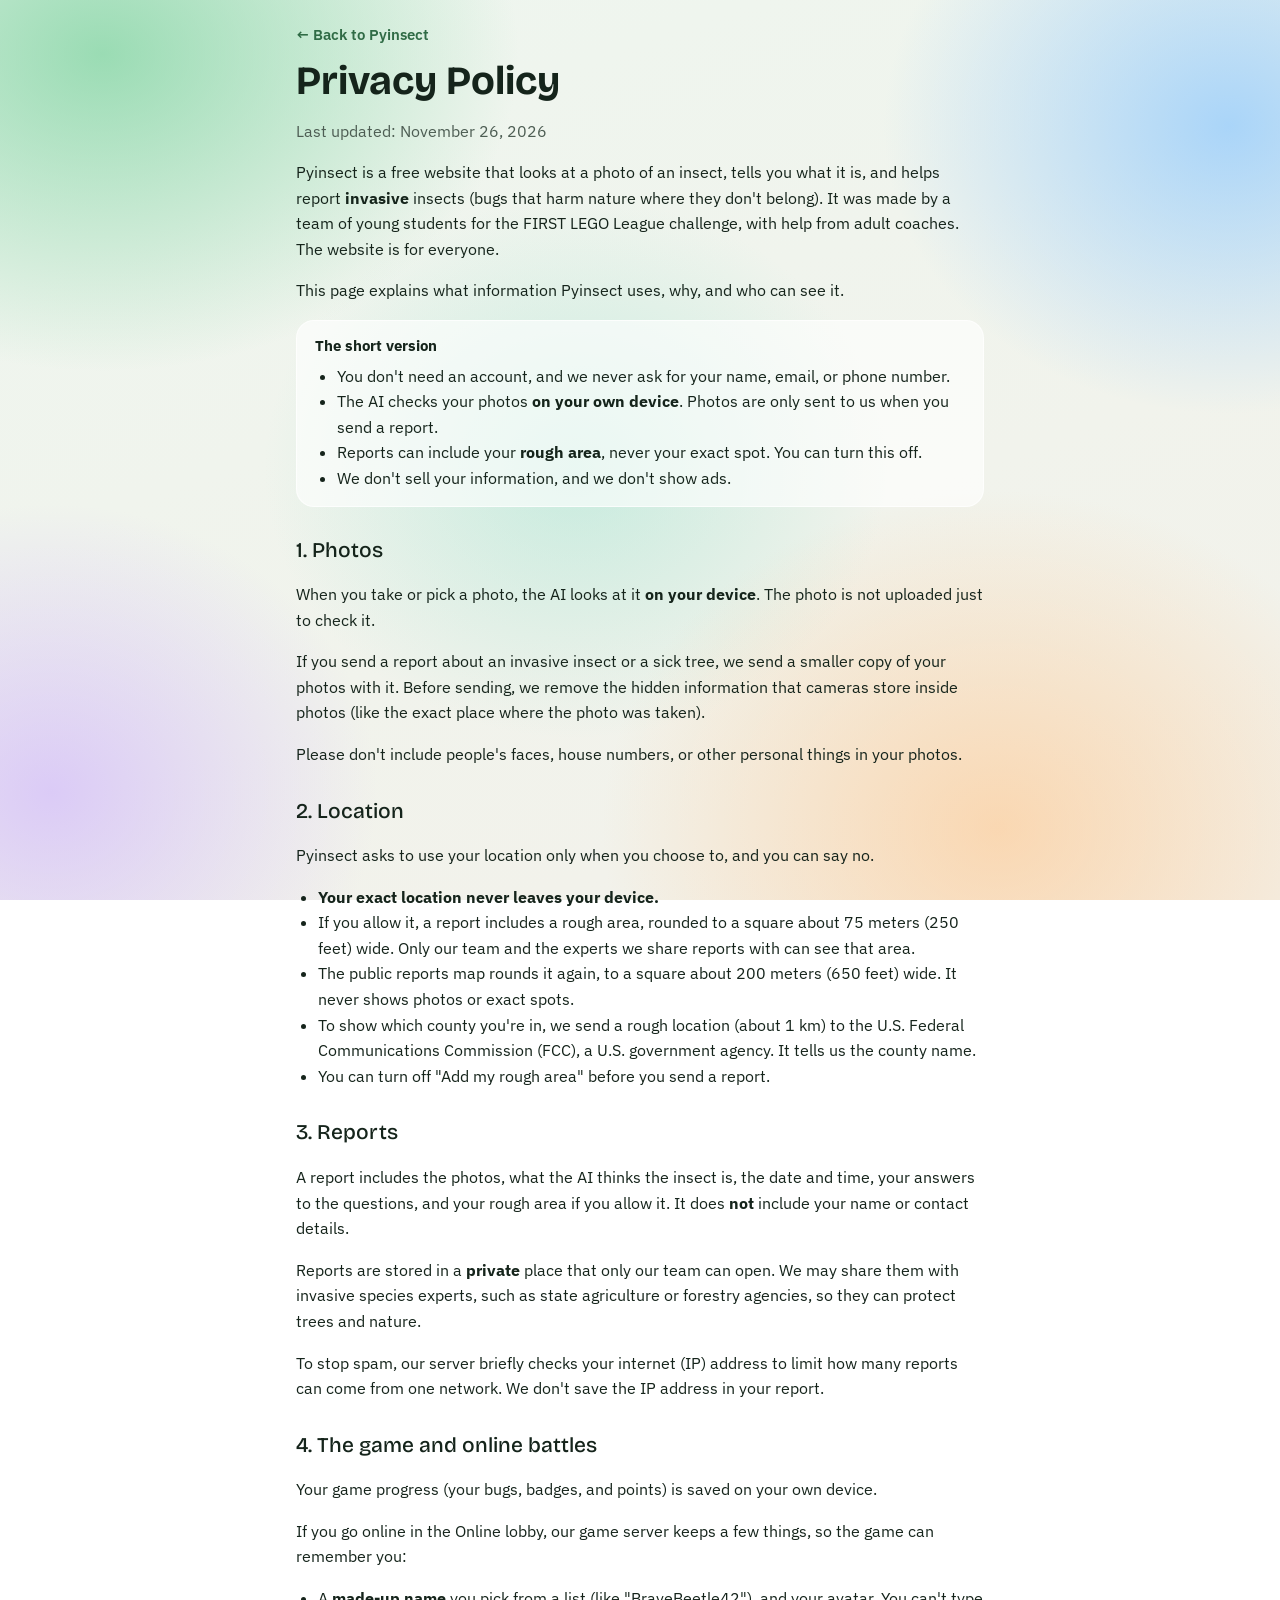
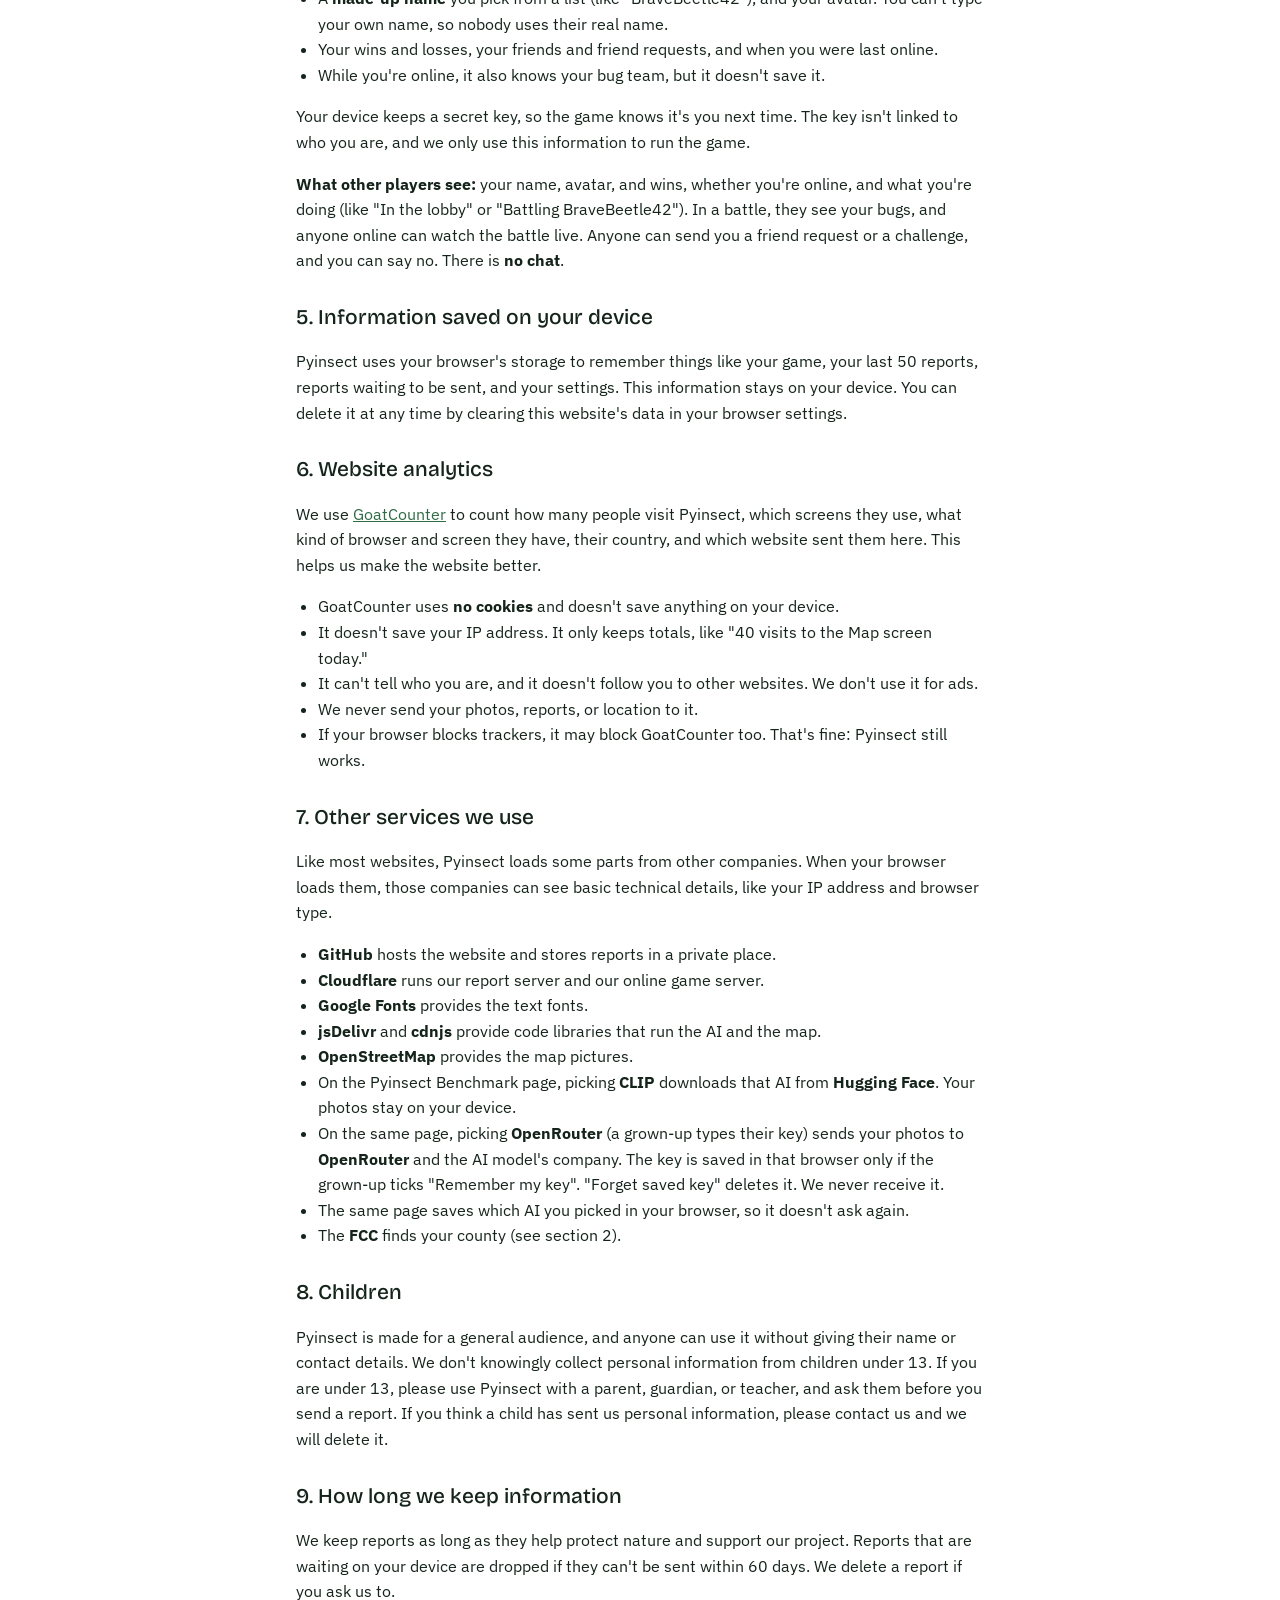
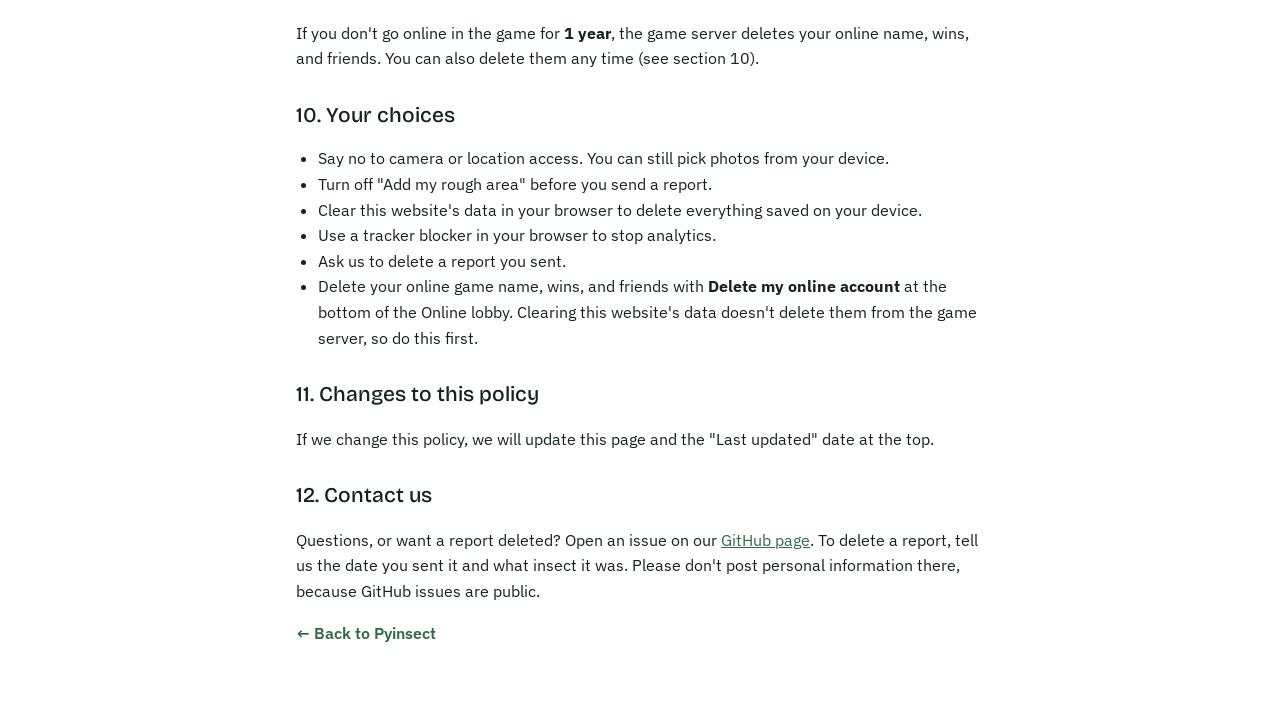
<file: privacy.html>
<!doctype html>
<html lang="en">
<head>
<meta charset="utf-8">
<meta name="viewport" content="width=device-width, initial-scale=1, viewport-fit=cover">
<title>Pyinsect Privacy Policy</title>
<meta name="description" content="How the Pyinsect website handles your photos, location, and other information.">
<link rel="icon" href="assets/favicon.svg" type="image/svg+xml">
<link rel="apple-touch-icon" href="assets/apple-touch-icon.png">
<meta name="theme-color" content="#2f6b45">
<link rel="preconnect" href="https://fonts.googleapis.com">
<link rel="preconnect" href="https://fonts.gstatic.com" crossorigin>
<link rel="stylesheet" href="https://fonts.googleapis.com/css2?family=Bricolage+Grotesque:opsz,wght@12..96,500;12..96,700&family=IBM+Plex+Sans:wght@400;500;600&display=swap">
<link rel="stylesheet" href="assets/site.css?v=20261101a">
<style>
  /* The privacy page: one readable column on the site's usual background */
  .policy { max-width: 720px; margin: 0 auto; padding: 24px 16px 48px; }
  .policy h1 { font-family: var(--display); font-size: clamp(28px, 7vw, 40px); line-height: 1.1; margin: 12px 0 4px; }
  .policy h2 { font-family: var(--display); font-size: 21px; margin: 28px 0 6px; }
  .policy p, .policy li { font-size: 16px; line-height: 1.6; }
  .policy ul { padding-left: 22px; }
  .policy a { color: var(--accent); }
  .policy .box { background: var(--glass-strong); border: 1px solid var(--glass-edge); border-radius: 18px; padding: 14px 18px; }
  .policy .box ul { margin: 6px 0 0; }
  .policy .back { font-weight: 600; text-decoration: none; }
</style>
<!-- Website analytics (see assets/analytics.js and part 6 of privacy.html) -->
<script src="assets/analytics.js?v=20261116b"></script>
<script data-goatcounter="https://wizkidz-pyinsect.goatcounter.com/count" async src="https://gc.zgo.at/count.js"></script>
</head>
<body>
<main class="policy">
  <a class="back" href="./">← Back to Pyinsect</a>
  <h1>Privacy Policy</h1>
  <p class="muted">Last updated: November 26, 2026</p>

  <p>Pyinsect is a free website that looks at a photo of an insect, tells you what it is, and helps
  report <strong>invasive</strong> insects (bugs that harm nature where they don't belong). It was made by
  a team of young students for the FIRST LEGO League challenge, with help from adult coaches. The
  website is for everyone.</p>

  <p>This page explains what information Pyinsect uses, why, and who can see it.</p>

  <div class="box">
    <strong>The short version</strong>
    <ul>
      <li>You don't need an account, and we never ask for your name, email, or phone number.</li>
      <li>The AI checks your photos <strong>on your own device</strong>. Photos are only sent to us when you send a report.</li>
      <li>Reports can include your <strong>rough area</strong>, never your exact spot. You can turn this off.</li>
      <li>We don't sell your information, and we don't show ads.</li>
    </ul>
  </div>

  <h2>1. Photos</h2>
  <p>When you take or pick a photo, the AI looks at it <strong>on your device</strong>. The photo is not
  uploaded just to check it.</p>
  <p>If you send a report about an invasive insect or a sick tree, we send a smaller copy of your
  photos with it. Before sending, we remove the hidden information that cameras store inside photos
  (like the exact place where the photo was taken).</p>
  <p>Please don't include people's faces, house numbers, or other personal things in your photos.</p>

  <h2>2. Location</h2>
  <p>Pyinsect asks to use your location only when you choose to, and you can say no.</p>
  <ul>
    <li><strong>Your exact location never leaves your device.</strong></li>
    <li>If you allow it, a report includes a rough area, rounded to a square about 75 meters (250 feet)
      wide. Only our team and the experts we share reports with can see that area.</li>
    <li>The public reports map rounds it again, to a square about 200 meters (650 feet) wide. It never
      shows photos or exact spots.</li>
    <li>To show which county you're in, we send a rough location (about 1 km) to the U.S. Federal
      Communications Commission (FCC), a U.S. government agency. It tells us the county name.</li>
    <li>You can turn off "Add my rough area" before you send a report.</li>
  </ul>

  <h2>3. Reports</h2>
  <p>A report includes the photos, what the AI thinks the insect is, the date and time, your answers
  to the questions, and your rough area if you allow it. It does <strong>not</strong> include your name
  or contact details.</p>
  <p>Reports are stored in a <strong>private</strong> place that only our team can open. We may share
  them with invasive species experts, such as state agriculture or forestry agencies, so they can
  protect trees and nature.</p>
  <p>To stop spam, our server briefly checks your internet (IP) address to limit how many reports
  can come from one network. We don't save the IP address in your report.</p>

  <h2>4. The game and online battles</h2>
  <p>Your game progress (your bugs, badges, and points) is saved on your own device.</p>
  <p>If you go online in the Online lobby, our game server keeps a few things, so the game can remember you:</p>
  <ul>
    <li>A <strong>made-up name</strong> you pick from a list (like "BraveBeetle42"), and your avatar. You
      can't type your own name, so nobody uses their real name.</li>
    <li>Your wins and losses, your friends and friend requests, and when you were last online.</li>
    <li>While you're online, it also knows your bug team, but it doesn't save it.</li>
  </ul>
  <p>Your device keeps a secret key, so the game knows it's you next time. The key isn't linked to who
  you are, and we only use this information to run the game.</p>
  <p><strong>What other players see:</strong> your name, avatar, and wins, whether you're online, and
  what you're doing (like "In the lobby" or "Battling BraveBeetle42"). In a battle, they see your bugs,
  and anyone online can watch the battle live. Anyone can send you a friend request or a challenge, and
  you can say no. There is <strong>no chat</strong>.</p>

  <h2>5. Information saved on your device</h2>
  <p>Pyinsect uses your browser's storage to remember things like your game, your last 50 reports,
  reports waiting to be sent, and your settings. This information stays on your device. You can
  delete it at any time by clearing this website's data in your browser settings.</p>

  <h2>6. Website analytics</h2>
  <p>We use <a href="https://www.goatcounter.com" target="_blank" rel="noopener">GoatCounter</a> to count
  how many people visit Pyinsect, which screens they use, what kind of browser and screen they have,
  their country, and which website sent them here. This helps us make the website better.</p>
  <ul>
    <li>GoatCounter uses <strong>no cookies</strong> and doesn't save anything on your device.</li>
    <li>It doesn't save your IP address. It only keeps totals, like "40 visits to the Map screen today."</li>
    <li>It can't tell who you are, and it doesn't follow you to other websites. We don't use it for ads.</li>
    <li>We never send your photos, reports, or location to it.</li>
    <li>If your browser blocks trackers, it may block GoatCounter too. That's fine: Pyinsect still works.</li>
  </ul>

  <h2>7. Other services we use</h2>
  <p>Like most websites, Pyinsect loads some parts from other companies. When your browser loads
  them, those companies can see basic technical details, like your IP address and browser type.</p>
  <ul>
    <li><strong>GitHub</strong> hosts the website and stores reports in a private place.</li>
    <li><strong>Cloudflare</strong> runs our report server and our online game server.</li>
    <li><strong>Google Fonts</strong> provides the text fonts.</li>
    <li><strong>jsDelivr</strong> and <strong>cdnjs</strong> provide code libraries that run the AI and the map.</li>
    <li><strong>OpenStreetMap</strong> provides the map pictures.</li>
    <li>On the Pyinsect Benchmark page, picking <strong>CLIP</strong> downloads that AI from <strong>Hugging Face</strong>.
      Your photos stay on your device.</li>
    <li>On the same page, picking <strong>OpenRouter</strong> (a grown-up types their key) sends your photos to
      <strong>OpenRouter</strong> and the AI model's company. The key is saved in that browser only if the grown-up
      ticks "Remember my key". "Forget saved key" deletes it. We never receive it.</li>
    <li>The same page saves which AI you picked in your browser, so it doesn't ask again.</li>
    <li>The <strong>FCC</strong> finds your county (see section 2).</li>
  </ul>

  <h2>8. Children</h2>
  <p>Pyinsect is made for a general audience, and anyone can use it without giving their name or
  contact details. We don't knowingly collect personal information from children under 13. If you
  are under 13, please use Pyinsect with a parent, guardian, or teacher, and ask them before you send
  a report. If you think a child has sent us personal information, please contact us and we will
  delete it.</p>

  <h2>9. How long we keep information</h2>
  <p>We keep reports as long as they help protect nature and support our project. Reports that are
  waiting on your device are dropped if they can't be sent within 60 days. We delete a report if you
  ask us to.</p>
  <p>If you don't go online in the game for <strong>1 year</strong>, the game server deletes your online
  name, wins, and friends. You can also delete them any time (see section 10).</p>

  <h2>10. Your choices</h2>
  <ul>
    <li>Say no to camera or location access. You can still pick photos from your device.</li>
    <li>Turn off "Add my rough area" before you send a report.</li>
    <li>Clear this website's data in your browser to delete everything saved on your device.</li>
    <li>Use a tracker blocker in your browser to stop analytics.</li>
    <li>Ask us to delete a report you sent.</li>
    <li>Delete your online game name, wins, and friends with <strong>Delete my online account</strong>
      at the bottom of the Online lobby. Clearing this website's data doesn't delete them from the game
      server, so do this first.</li>
  </ul>

  <h2>11. Changes to this policy</h2>
  <p>If we change this policy, we will update this page and the "Last updated" date at the top.</p>

  <h2>12. Contact us</h2>
  <p>Questions, or want a report deleted? Open an issue on our
  <a href="https://github.com/wizkidzai/pyinsect/issues" target="_blank" rel="noopener">GitHub page</a>.
  To delete a report, tell us the date you sent it and what insect it was. Please don't post
  personal information there, because GitHub issues are public.</p>

  <p><a class="back" href="./">← Back to Pyinsect</a></p>
</main>
</body>
</html>
</file>
<file: assets/site.css>
/* "Liquid glass": translucent, blurred panels floating over a soft colourful backdrop */
:root {
  --ink: #15241b;
  --muted: #4d5d53;
  --accent: #2f6b45;
  --accent-soft: rgba(47, 107, 69, .14);
  --alert: #b3261e;
  --alert-soft: rgba(179, 38, 30, .12);
  --line: rgba(255, 255, 255, .55);

  --glass: rgba(255, 255, 255, .42);
  --glass-strong: rgba(255, 255, 255, .62);
  --glass-edge: rgba(255, 255, 255, .7);
  --glass-shadow: 0 10px 34px rgba(25, 45, 35, .14), 0 1px 3px rgba(25, 45, 35, .08);
  --glass-shine: inset 0 1px 0 rgba(255, 255, 255, .9), inset 0 -1px 0 rgba(255, 255, 255, .25);
  --blur: blur(22px) saturate(175%);

  --backdrop:
    radial-gradient(42rem 32rem at 8% 6%, rgba(126, 211, 160, .75), transparent 62%),
    radial-gradient(36rem 30rem at 96% 14%, rgba(132, 196, 255, .65), transparent 60%),
    radial-gradient(40rem 34rem at 78% 92%, rgba(255, 198, 140, .6), transparent 62%),
    radial-gradient(34rem 30rem at 4% 88%, rgba(201, 170, 255, .55), transparent 60%),
    radial-gradient(30rem 26rem at 45% 52%, rgba(150, 225, 205, .45), transparent 65%),
    linear-gradient(160deg, #eef6ef 0%, #f3f1ea 100%);

  --display: "Bricolage Grotesque", "Noto Sans SC", "Noto Sans TC", "Noto Sans KR", "Noto Sans CJK SC", "PingFang SC", "Microsoft YaHei", "Malgun Gothic", "Segoe UI", system-ui, sans-serif;
  --body: "IBM Plex Sans", "Noto Sans SC", "Noto Sans TC", "Noto Sans KR", "Noto Sans CJK SC", "PingFang SC", "Microsoft YaHei", "Malgun Gothic", "Segoe UI", system-ui, sans-serif;
  --mono: "IBM Plex Mono", "Noto Sans SC", "Noto Sans TC", "Noto Sans KR", "Noto Sans CJK SC", "PingFang SC", "Microsoft YaHei", "Malgun Gothic", ui-monospace, Consolas, monospace;
  --surface: #ffffff;
}
@media (prefers-color-scheme: dark) {
  :root {
    --ink: #e8efe9; --muted: #a3b2a8; --accent: #86d3a1; --accent-soft: rgba(134, 211, 161, .16);
    --alert: #ff8f80; --alert-soft: rgba(255, 143, 128, .14); --line: rgba(255, 255, 255, .12);
    --glass: rgba(28, 38, 33, .45); --glass-strong: rgba(36, 48, 42, .62); --glass-edge: rgba(255, 255, 255, .14);
    --glass-shadow: 0 12px 38px rgba(0, 0, 0, .45), 0 1px 3px rgba(0, 0, 0, .3);
    --glass-shine: inset 0 1px 0 rgba(255, 255, 255, .16), inset 0 -1px 0 rgba(255, 255, 255, .04);
    --backdrop:
      radial-gradient(42rem 32rem at 8% 6%, rgba(46, 140, 92, .55), transparent 62%),
      radial-gradient(36rem 30rem at 96% 14%, rgba(48, 98, 170, .5), transparent 60%),
      radial-gradient(40rem 34rem at 78% 92%, rgba(150, 90, 40, .42), transparent 62%),
      radial-gradient(34rem 30rem at 4% 88%, rgba(110, 70, 170, .42), transparent 60%),
      radial-gradient(30rem 26rem at 45% 52%, rgba(40, 120, 110, .3), transparent 65%),
      linear-gradient(160deg, #0d1411 0%, #121516 100%);
    --surface: #18201b;
    color-scheme: dark;
  }
}

* { box-sizing: border-box; }
[hidden] { display: none !important; }   /* .btn and others set display, which would beat the hidden attribute */
html { min-height: 100%; background: var(--backdrop); background-attachment: fixed; }
body { margin: 0; min-height: 100vh; background: var(--backdrop); background-attachment: fixed; color: var(--ink); font-family: var(--body); font-size: 15px; line-height: 1.5; }
.wrap { max-width: 820px; margin: 0 auto; padding: 32px 16px 64px; display: flex; flex-direction: column; gap: 24px; }
a { color: var(--accent); }
a:focus-visible { outline: 2px solid var(--accent); outline-offset: 2px; }

/* The glass material, shared by every panel */
.tray, .camera, .crop, .tree-check, .reporting, .card, .hero, .rows, .empty, nav, .status, .chip {
  position: relative;
  background: var(--glass);
  -webkit-backdrop-filter: var(--blur);
  backdrop-filter: var(--blur);
  border: 1px solid var(--glass-edge);
  box-shadow: var(--glass-shadow), var(--glass-shine);
}
/* A soft diagonal sheen across the top of the bigger panels */
.tray::before, .camera::before, .crop::before, .tree-check::before, .reporting::before, .card::before, .hero::before, .rows::before {
  content: ""; position: absolute; top: 0; right: 0; bottom: 0; left: 0; border-radius: inherit; pointer-events: none;
  background: linear-gradient(135deg, rgba(255, 255, 255, .45) 0%, rgba(255, 255, 255, .08) 38%, transparent 60%);
  mix-blend-mode: soft-light;
}
@supports not ((backdrop-filter: blur(1px)) or (-webkit-backdrop-filter: blur(1px))) {
  :root { --glass: rgba(255, 255, 255, .85); --glass-strong: rgba(255, 255, 255, .92); }
  @media (prefers-color-scheme: dark) { :root { --glass: rgba(28, 38, 33, .9); --glass-strong: rgba(36, 48, 42, .94); } }
}

header { display: flex; flex-direction: column; gap: 8px; }
nav { align-self: flex-start; display: inline-flex; gap: 2px; padding: 4px; border-radius: 999px; font-family: var(--mono); font-size: 13px; }
nav a, nav .muted { padding: 5px 14px; border-radius: 999px; text-decoration: none; }
nav a { color: var(--muted); }
nav a:hover { color: var(--ink); background: rgba(255, 255, 255, .35); }
nav .muted { color: var(--ink); background: var(--glass-strong); box-shadow: var(--glass-shine), 0 1px 4px rgba(0, 0, 0, .08); }
.eyebrow { font-family: var(--mono); font-size: 12px; letter-spacing: .08em; text-transform: uppercase; color: var(--muted); }
h1 { font-family: var(--display); font-weight: 700; font-size: clamp(30px, 6vw, 46px); line-height: 1.05; margin: 0; text-wrap: balance; }
h2 { font-family: var(--display); font-weight: 500; font-size: 19px; margin: 0; }
.muted { color: var(--muted); }
.status { align-self: flex-start; font-family: var(--mono); font-size: 13px; color: var(--muted); padding: 4px 12px; border-radius: 999px; }
.status.error { color: var(--alert); }

.hero { display: grid; grid-template-columns: minmax(0, 1.1fr) minmax(0, 1fr); gap: 24px; border-radius: 26px; padding: 18px; border-color: color-mix(in srgb, var(--alert) 45%, var(--glass-edge)); }
.hero img { width: 100%; aspect-ratio: 1; object-fit: cover; border-radius: 18px; background: var(--alert-soft); display: block; }
.hero .info { min-width: 0; display: flex; flex-direction: column; gap: 10px; }
.flag { align-self: flex-start; font-family: var(--mono); font-size: 11px; letter-spacing: .1em; text-transform: uppercase; font-weight: 500; padding: 3px 10px; border-radius: 999px; background: var(--alert); color: #fff; box-shadow: inset 0 1px 0 rgba(255, 255, 255, .35), 0 2px 8px color-mix(in srgb, var(--alert) 35%, transparent); }
.species { font-family: var(--display); font-weight: 700; font-size: clamp(28px, 5vw, 38px); line-height: 1.05; color: var(--alert); margin: 0; overflow-wrap: anywhere; }
.facts { display: grid; grid-template-columns: auto 1fr; gap: 6px 14px; margin: 0; font-size: 14px; }
.facts dt { font-family: var(--mono); font-size: 12px; color: var(--muted); text-transform: uppercase; letter-spacing: .06em; padding-top: 2px; }
.facts dd { margin: 0; font-variant-numeric: tabular-nums; }
.alts { display: flex; flex-direction: column; gap: 6px; }
.alt { display: grid; grid-template-columns: minmax(0, 1fr) 80px 46px; gap: 10px; align-items: center; font-size: 13px; }
.track { height: 6px; border-radius: 3px; background: var(--accent-soft); overflow: hidden; }
.fill { height: 100%; border-radius: 3px; background: linear-gradient(90deg, color-mix(in srgb, var(--accent) 70%, #fff), var(--accent)); }
.pct { font-family: var(--mono); font-variant-numeric: tabular-nums; text-align: right; color: var(--muted); }

.ledger { display: flex; flex-direction: column; gap: 10px; }
.rows { display: flex; flex-direction: column; border-radius: 22px; overflow: hidden; }
.row { position: relative; display: grid; grid-template-columns: 56px minmax(0, 1fr) auto; gap: 14px; align-items: center; padding: 10px 14px; border-bottom: 1px solid var(--line); }
.row:last-child { border-bottom: none; }
.row img { width: 56px; height: 56px; object-fit: cover; border-radius: 12px; background: var(--accent-soft); display: block; }
.row .what { min-width: 0; }
.row .what strong { display: block; overflow-wrap: anywhere; }
.row .when { font-family: var(--mono); font-size: 12px; color: var(--muted); text-align: right; white-space: nowrap; }
.tally { display: flex; flex-wrap: wrap; gap: 8px; }
.chip { font-size: 13px; padding: 4px 12px; border-radius: 999px; color: var(--alert); font-weight: 500; }
.empty { padding: 22px; border-radius: 22px; color: var(--muted); }

/* Identify page */
.tray { border-radius: 26px; padding: 20px; display: flex; flex-direction: column; gap: 14px; transition: background .2s, border-color .2s, transform .2s; }
.tray.drag { background: var(--glass-strong); border-color: var(--accent); transform: scale(1.01); }
.tray p { margin: 0; color: var(--muted); max-width: 62ch; }
.actions { display: flex; flex-wrap: wrap; gap: 10px; align-items: center; }

/* Home page: two equal choices, side by side on wide screens, stacked on phones */
.choices { display: grid; grid-template-columns: repeat(auto-fit, minmax(min(100%, 300px), 1fr)); gap: 16px; }
.choices .tray .actions { margin-top: auto; }   /* buttons line up at the bottom of both cards */

/* Tree check: one question at a time */
.tree-check { border-radius: 26px; padding: 20px; display: flex; flex-direction: column; gap: 16px; scroll-margin-top: 12px; }
.tree-step { display: flex; flex-direction: column; gap: 12px; }
.tree-step p { margin: 0; max-width: 62ch; }
.tree-title { font-size: 22px; font-weight: 700; outline: none; text-wrap: balance; }
.tree-count { font-family: var(--mono); font-size: 12px; letter-spacing: .06em; text-transform: uppercase; color: var(--muted); order: -1; }
.tree-pic svg, .tree-pic img { display: block; width: 100%; max-width: 420px; height: auto; border-radius: 14px; }
.tree-answers .btn { min-width: 96px; justify-content: center; padding: 12px 22px; font-size: 16px; }
/* Yes / No answers: equal, outlined, and only light up when touched (neither looks already chosen) */
.btn.answer { border: 1.5px solid color-mix(in srgb, var(--accent) 50%, transparent); }
.btn.answer:hover:not(:disabled) { background: var(--accent-soft); border-color: var(--accent); }
.btn.answer:active:not(:disabled) { background: color-mix(in srgb, var(--accent) 22%, transparent); }
/* The answer they picked: filled in, like the main buttons (after a tap, or when they come Back) */
.btn.answer.chosen, .btn.answer.chosen:disabled { opacity: 1; color: #fff; border-color: var(--accent); background: linear-gradient(180deg, color-mix(in srgb, var(--accent) 78%, #fff) 0%, var(--accent) 100%); }
@media (prefers-color-scheme: dark) { .btn.answer.chosen, .btn.answer.chosen:disabled { color: #0d1411; } }
.btn.answer.chosen:hover:not(:disabled) { color: #fff; border-color: var(--accent); background: linear-gradient(180deg, color-mix(in srgb, var(--accent) 78%, #fff) 0%, var(--accent) 100%); filter: brightness(1.06); }
@media (prefers-color-scheme: dark) { .btn.answer.chosen:hover:not(:disabled) { color: #0d1411; } }
.btn.answer:disabled:not(.chosen) { cursor: default; }
.tree-how summary { cursor: pointer; color: var(--accent); font-weight: 500; }
.tree-how p { margin-top: 6px; color: var(--muted); }
.tree-how .tree-pic { margin-top: 8px; }
.tree-photos { display: grid; grid-template-columns: 1fr 1fr; gap: 10px; max-width: 420px; margin-top: 10px; }
.tree-photos figure { margin: 0; display: flex; flex-direction: column; gap: 4px; }
.tree-photos img { display: block; width: 100%; aspect-ratio: 4 / 5; object-fit: cover; border-radius: 12px; background: var(--glass-strong); }
.tree-photos figcaption { font-size: 13px; font-weight: 600; text-align: center; }
.tree-photos.one { grid-template-columns: 1fr; }
.tree-photos.one img { aspect-ratio: 3 / 2; }
.tree-step .tree-credit { margin-top: -4px; font-size: 12px; color: var(--muted); }
.link { align-self: flex-start; background: none; border: 0; padding: 4px 0; font: inherit; color: var(--accent); text-decoration: underline; text-underline-offset: 3px; cursor: pointer; }
.link:focus-visible { outline: 2px solid var(--accent); outline-offset: 2px; }
.tree-nav { display: flex; flex-wrap: wrap; gap: 10px; padding-top: 12px; border-top: 1px solid var(--line); }
.tree-nav #treeClose { margin-left: auto; }
.btn {
  position: relative; font: 500 14px var(--body); color: var(--ink); cursor: pointer;
  display: inline-flex; align-items: center; gap: 8px; padding: 10px 18px; border-radius: 999px;
  background: var(--glass-strong); border: 1px solid var(--glass-edge);
  -webkit-backdrop-filter: var(--blur); backdrop-filter: var(--blur);
  box-shadow: 0 2px 10px rgba(25, 45, 35, .1), var(--glass-shine);
  transition: transform .15s, box-shadow .15s, background .15s;
}
.btn:hover:not(:disabled) { transform: translateY(-1px); box-shadow: 0 6px 18px rgba(25, 45, 35, .16), var(--glass-shine); color: var(--accent); }
.btn:active:not(:disabled) { transform: translateY(0) scale(.98); }
.btn.primary {
  color: #fff; border-color: rgba(255, 255, 255, .35);
  background: linear-gradient(180deg, color-mix(in srgb, var(--accent) 78%, #fff) 0%, var(--accent) 100%);
  box-shadow: 0 4px 16px color-mix(in srgb, var(--accent) 40%, transparent), inset 0 1px 0 rgba(255, 255, 255, .45), inset 0 -1px 0 rgba(0, 0, 0, .12);
}
@media (prefers-color-scheme: dark) { .btn.primary { color: #0d1411; } }
.btn.primary:hover:not(:disabled) { color: #fff; filter: brightness(1.06); }
@media (prefers-color-scheme: dark) { .btn.primary:hover:not(:disabled) { color: #0d1411; } }
.btn:focus-visible, input:focus-visible { outline: 2px solid var(--accent); outline-offset: 2px; }
.btn:disabled { opacity: .5; cursor: not-allowed; }
.btn svg { width: 16px; height: 16px; }
input[type=file] { display: none; }
.dot { width: 8px; height: 8px; border-radius: 50%; background: var(--muted); display: inline-block; margin-right: 6px; vertical-align: 1px; }
.status.ready .dot { background: var(--accent); box-shadow: 0 0 8px var(--accent); }
.status.error .dot { background: var(--alert); }
.status.busy .dot { animation: pulse 1s ease-in-out infinite; }
@keyframes pulse { 50% { opacity: .25; } }
@media (prefers-reduced-motion: reduce) { .status.busy .dot { animation: none; } .btn, .tray { transition: none; } }

.camera { display: flex; flex-direction: column; gap: 12px; padding: 12px; border-radius: 28px; scroll-margin-top: 12px; }
/* touch-action: none lets two fingers pinch-zoom the camera instead of the whole page */
.viewfinder { position: relative; border-radius: 20px; overflow: hidden; background: #000; aspect-ratio: 3 / 4; max-height: 70vh; width: 100%; touch-action: none; }
@media (min-width: 601px) { .viewfinder { aspect-ratio: 4 / 3; } }
/* --zoom is the digital zoom (set by app.js); it stays 1 when the camera zooms by itself */
.viewfinder video { width: 100%; height: 100%; object-fit: cover; display: block; transform: scale(var(--zoom, 1)); }
.viewfinder video.mirror { transform: scaleX(-1) scale(var(--zoom, 1)); }
/* Flash button in the corner of the camera view; yellow when the light is on */
.torch-btn { position: absolute; top: 10px; right: 10px; z-index: 2; width: 48px; height: 48px; border-radius: 50%; border: 2px solid rgba(255, 255, 255, .7); background: rgba(0, 0, 0, .45); color: #fff; font-size: 22px; line-height: 1; cursor: pointer; }
.torch-btn[aria-pressed="true"] { background: #ffd400; color: #000; border-color: #ffd400; }
.torch-btn[hidden] { display: none; }
.focus-ring { position: absolute; width: 72px; height: 72px; margin: -36px 0 0 -36px; border: 2px solid #fff; border-radius: 50%; box-shadow: 0 0 0 1px rgba(0, 0, 0, .35), inset 0 0 0 1px rgba(0, 0, 0, .35); pointer-events: none; animation: focus-ring .5s ease-out; }
@keyframes focus-ring { from { transform: scale(1.4); opacity: 0; } to { transform: scale(1); opacity: 1; } }
@media (prefers-reduced-motion: reduce) { .focus-ring { animation: none; } }
/* Crop: the stage shrinks to the photo, so the box's % sizes are % of the photo */
.crop { display: flex; flex-direction: column; gap: 12px; padding: 12px; border-radius: 28px; scroll-margin-top: 12px; }
.crop-title { margin: 4px 6px 0; font-size: 22px; }
.crop-tip { margin: 0 6px; font-size: 16px; font-weight: 500; }
/* flex: none: never squeeze the frame shorter than the photo (on short screens, like many Android phones, that cut the
   photo off and put the box in the wrong place). The crop screen scrolls instead. */
.crop-stage { position: relative; flex: none; width: fit-content; max-width: 100%; margin: 0 auto; border-radius: 16px; overflow: hidden; background: #000; touch-action: none; user-select: none; -webkit-user-select: none; }
.crop-stage img { display: block; max-width: 100%; max-height: 65vh; -webkit-user-drag: none; pointer-events: none; }
/* The huge shadow darkens everything outside the box */
.crop-box { position: absolute; border: 4px solid #ffd43b; box-shadow: 0 0 0 9999px rgba(0, 0, 0, .5); cursor: move; outline: none; }
.crop-box:focus-visible { border-color: #fff; }
/* The box starts as big as the photo, so it can hide. It shrinks in and grows back once, to show where it is. */
.crop-box.hello { animation: crop-hello 1.4s ease-in-out; }
@keyframes crop-hello { 0%, 100% { transform: scale(1); } 35%, 65% { transform: scale(.8); } }
@media (prefers-reduced-motion: reduce) { .crop-box.hello { animation: none; } }
.crop-box .handle { position: absolute; width: 48px; height: 48px; }   /* big enough to grab with a finger, mostly inside the box so the photo edge doesn't cut it off */
.crop-box .handle::after { content: ""; position: absolute; width: 22px; height: 22px; border: 6px solid #ffd43b; }
.handle[data-edge=nw] { left: -16px; top: -16px; cursor: nwse-resize; }
.handle[data-edge=ne] { right: -16px; top: -16px; cursor: nesw-resize; }
.handle[data-edge=sw] { left: -16px; bottom: -16px; cursor: nesw-resize; }
.handle[data-edge=se] { right: -16px; bottom: -16px; cursor: nwse-resize; }
.handle[data-edge=nw]::after { left: 14px; top: 14px; border-right: 0; border-bottom: 0; }
.handle[data-edge=ne]::after { right: 14px; top: 14px; border-left: 0; border-bottom: 0; }
.handle[data-edge=sw]::after { left: 14px; bottom: 14px; border-right: 0; border-top: 0; }
.handle[data-edge=se]::after { right: 14px; bottom: 14px; border-left: 0; border-top: 0; }
.crop-bar { display: flex; flex-wrap: wrap; gap: 10px; justify-content: flex-end; }
.crop-bar #cropCancel { margin-right: auto; }
.zoom-bar { display: flex; align-items: center; gap: 12px; padding: 0 8px; font-size: 14px; }
.zoom-bar input { flex: 1; min-width: 0; height: 32px; accent-color: var(--accent); cursor: pointer; }
.zoom-bar output { font-family: var(--mono); font-variant-numeric: tabular-nums; min-width: 3.5em; text-align: right; }
.flash { position: absolute; top: 0; right: 0; bottom: 0; left: 0; background: #fff; opacity: 0; pointer-events: none; }
.flash.go { animation: flash .35s ease-out; }
@keyframes flash { 0% { opacity: .85; } 100% { opacity: 0; } }
@media (prefers-reduced-motion: reduce) { .flash.go { animation: none; } }
.camera-msg { position: absolute; left: 12px; right: 12px; bottom: 12px; margin: 0; padding: 10px 14px; border-radius: 14px; background: rgba(20, 24, 22, .55); -webkit-backdrop-filter: blur(16px); backdrop-filter: blur(16px); border: 1px solid rgba(255, 255, 255, .18); color: #fff; font-size: 14px; }
.camera-bar { display: grid; grid-template-columns: 1fr auto 1fr; align-items: center; gap: 10px; }
.camera-bar > :first-child { justify-self: start; }
.camera-bar > :nth-child(n+3) { justify-self: end; grid-column: 3; grid-row: 1; }
.shutter {
  width: 70px; height: 70px; border-radius: 50%; padding: 0; cursor: pointer;
  border: 3px solid rgba(255, 255, 255, .85);
  background: radial-gradient(circle at 50% 35%, color-mix(in srgb, var(--accent) 65%, #fff) 0%, var(--accent) 70%);
  box-shadow: 0 0 0 4px var(--glass-strong), 0 6px 20px color-mix(in srgb, var(--accent) 45%, transparent), inset 0 2px 0 rgba(255, 255, 255, .5);
  transition: transform .12s;
}
.shutter:hover:not(:disabled) { filter: brightness(1.08); }
.shutter:active:not(:disabled) { transform: scale(.92); }
.shutter:disabled { opacity: .4; cursor: not-allowed; }
.shutter:focus-visible { outline: 2px solid var(--accent); outline-offset: 5px; }

.reporting { display: flex; flex-direction: column; gap: 10px; padding: 16px 20px; border-radius: 22px; }
.reporting summary { cursor: pointer; font-weight: 500; }
.reporting .state { font-family: var(--mono); font-size: 13px; }
.reporting .state.on { color: var(--accent); }
.reporting .state.warn { color: var(--alert); }
.reporting label { font-size: 13px; color: var(--muted); }
.reporting input[type=password] { font: 14px var(--mono); padding: 8px 12px; border: 1px solid var(--glass-edge); border-radius: 12px; background: var(--glass-strong); color: var(--ink); width: 100%; max-width: 420px; }
.reporting p { margin: 0; font-size: 13px; color: var(--muted); max-width: 64ch; }

.cards { display: flex; flex-direction: column; gap: 14px; }
.card { display: grid; grid-template-columns: 132px minmax(0, 1fr); gap: 18px; border-radius: 24px; padding: 14px; }
.card.invasive {
  border-color: color-mix(in srgb, var(--alert) 50%, var(--glass-edge));
  background: linear-gradient(135deg, var(--alert-soft), transparent 55%), var(--glass);
  box-shadow: var(--glass-shadow), var(--glass-shine), 0 0 0 1px color-mix(in srgb, var(--alert) 18%, transparent), 0 8px 28px color-mix(in srgb, var(--alert) 18%, transparent);
}
.card img { width: 132px; height: 132px; object-fit: cover; border-radius: 16px; background: var(--accent-soft); display: block; position: relative; }
.card .info { position: relative; min-width: 0; display: flex; flex-direction: column; gap: 6px; }
.card .name { font-family: var(--display); font-weight: 700; font-size: 22px; line-height: 1.15; margin: 0; overflow-wrap: anywhere; }
.card.invasive .name { color: var(--alert); }
.card.pending .name { color: var(--muted); }
.sci { font-style: italic; font-size: 14px; color: var(--muted); margin-top: -4px; overflow-wrap: anywhere; }
.card .file { font-family: var(--mono); font-size: 12px; color: var(--muted); overflow-wrap: anywhere; }
.card .sent { font-family: var(--mono); font-size: 12px; color: var(--muted); }
.card .sent.ok { color: var(--accent); }
.card .sent.bad { color: var(--alert); }
.card .blurry { font-size: 14px; font-weight: 600; color: var(--alert); }
/* AI check on every photo card (assets/teamai.js) */
.team-ai { font-size: 14px; }
.card .team-ai-line { font-size: 14px; font-weight: 600; }
.card .team-ai-line.ai-made { color: var(--alert); }
.card .team-ai-line.real { color: var(--accent); }

.flag.ai { background: #6b4bb3; box-shadow: inset 0 1px 0 rgba(255, 255, 255, .35), 0 2px 8px rgba(107, 75, 179, .35); }
@media (prefers-color-scheme: dark) { .flag.ai { background: #b9a2ff; color: #1a1426; } }
/* Tree check reports: green, because they're a request to look, not a confirmed invasive bug */
.flag.tree { background: var(--accent); box-shadow: inset 0 1px 0 rgba(255, 255, 255, .35), 0 2px 8px color-mix(in srgb, var(--accent) 35%, transparent); }
@media (prefers-color-scheme: dark) { .flag.tree { color: #0d1411; } }
.card .tree-signs { margin: 0; font-size: 14px; }
/* "Add my rough area" checkbox and the line on the result card */
.area-toggle { display: inline-flex; align-items: center; gap: 8px; font-size: 14px; cursor: pointer; align-self: flex-start; }
.camera .area-toggle, .crop .area-toggle { margin: 0 8px; }
.area-toggle input { width: 18px; height: 18px; accent-color: var(--accent); cursor: pointer; }
.card .area-line { font-size: 13px; color: var(--muted); }

/* Reports map: color key, map box, square counts, popups, and levels in "Your reports" */
.map-key { list-style: none; margin: 0; padding: 0; display: flex; flex-wrap: wrap; gap: 6px 16px; font-size: 13px; }
.map-key li { display: inline-flex; align-items: center; gap: 6px; }
.map-key .swatch { width: 14px; height: 14px; border-radius: 4px; opacity: .8; }
.map-key .swatch.mine { background: transparent; border: 3px solid #8e44ad; }
.reports-map-box { height: 380px; }
/* .leaflet-marker-icon too, so this beats Leaflet's own styles (they load after ours) */
.leaflet-marker-icon.map-count { display: block; text-align: center; line-height: 26px; border-radius: 50%; background: #fff; color: #15241b; font: 700 13px var(--body); box-shadow: 0 1px 4px rgba(0, 0, 0, .35); }
.map-popup p { margin: 0 0 6px; color: #15241b; }
.map-popup .map-level { font-weight: 600; }
.map-popup .map-level.verified { color: #1f8a4c; }
.map-popup .map-level.ai { color: #2f6fb3; }
.map-popup .map-level.unchecked { color: #6b706d; }
.map-popup .map-mine { color: #8e44ad; font-weight: 600; }
.map-popup .map-note { font-size: 12px; color: #4d5d53; margin: 0; }
.mine-level { display: block; font-size: 12px; font-weight: 600; color: var(--muted); }
.mine-level.verified { color: var(--accent); }
.mine-level.not_match { color: var(--alert); }

/* "Your reports" and the full-photo viewer */
.ledger-head { display: flex; justify-content: space-between; align-items: baseline; gap: 12px; flex-wrap: wrap; }
.hint { margin: -4px 0 0; font-size: 13px; color: var(--muted); }
.row .when { display: flex; flex-direction: column; align-items: flex-end; gap: 2px; }
/* A long status (like "couldn't send") wraps instead of squeezing the name to one letter per line */
.row .when { max-width: 14em; }
.row .state { font-family: var(--mono); font-size: 12px; white-space: normal; }
.row .state.on { color: var(--accent); }
.row .state.warn { color: var(--alert); }
.row[role=button], .card img { cursor: zoom-in; }
/* Phones: make the tap targets plainly clickable (iOS only sends taps to elements it thinks are clickable) */
.row[role=button], .card img { -webkit-tap-highlight-color: rgba(47, 107, 69, .15); touch-action: manipulation; }
@media (hover: none) { .row[role=button], .card img, .viewer { cursor: pointer; } }
.row[role=button]:hover { background: rgba(255, 255, 255, .28); }
.row[role=button]:focus-visible, .card img:focus-visible { outline: 2px solid var(--accent); outline-offset: -2px; }
.viewer { position: fixed; top: 0; right: 0; bottom: 0; left: 0; width: 100%; height: 100%; z-index: 100; display: flex; flex-direction: column; align-items: center; justify-content: center; gap: 14px; padding: 16px;
  background: rgba(8, 12, 10, .8); -webkit-backdrop-filter: blur(14px); backdrop-filter: blur(14px); cursor: zoom-out; }
.viewer img { display: block; max-width: 100%; max-height: calc(100vh - 150px); max-height: calc(100dvh - 150px); object-fit: contain; border-radius: 14px; background: #000; box-shadow: 0 20px 60px rgba(0, 0, 0, .5); }
.viewer .caption { max-width: 820px; width: 100%; display: flex; flex-wrap: wrap; gap: 4px 16px; align-items: baseline; justify-content: center; text-align: center; color: #eef3ef; }
.viewer .caption strong { font-family: var(--display); font-size: 22px; color: #fff; }
.viewer .caption span { font-family: var(--mono); font-size: 12px; color: #c7d2ca; }
.viewer .close { position: absolute; top: 12px; right: 12px; color: #fff; background: rgba(255, 255, 255, .16); border-color: rgba(255, 255, 255, .3); }

@media (max-width: 600px) {
  .row .when { align-items: flex-start; }
  .card { grid-template-columns: 1fr; }
  .card img { width: 100%; height: auto; aspect-ratio: 4 / 3; max-width: 100%; }
  .hero { grid-template-columns: 1fr; }
  .row { grid-template-columns: 48px minmax(0, 1fr); }
  .row img { width: 48px; height: 48px; }
  .row .when { grid-column: 2; text-align: left; }
}

/* Innvadex game (assets/game.js) */
.game { display: flex; flex-direction: column; gap: 12px; }
.game-score { display: inline-flex; gap: 6px; flex-wrap: wrap; }
.game-bar { display: flex; justify-content: space-between; align-items: center; gap: 10px; flex-wrap: wrap; }
.game-tabs { display: inline-flex; flex-wrap: wrap; gap: 2px; padding: 4px; border-radius: 999px; background: var(--glass); border: 1px solid var(--glass-edge); -webkit-backdrop-filter: var(--blur); backdrop-filter: var(--blur); }
.tab { font: 500 13px var(--body); color: var(--muted); background: none; border: 0; padding: 7px 14px; border-radius: 999px; cursor: pointer; }
.tab:hover { color: var(--ink); }
.tab[aria-selected=true] { color: var(--ink); background: var(--glass-strong); box-shadow: var(--glass-shine), 0 1px 4px rgba(0, 0, 0, .08); }
.tab:focus-visible { outline: 2px solid var(--accent); outline-offset: 2px; }
.bug-emoji { font-size: 30px; line-height: 1; }

.dex-grid, .badge-list { display: grid; grid-template-columns: repeat(auto-fill, minmax(140px, 1fr)); gap: 10px; }
.dex-slot, .badge { display: flex; flex-direction: column; align-items: center; gap: 4px; text-align: center; padding: 14px 10px; border-radius: 18px;
  font: 13px var(--body); color: var(--muted); background: var(--glass); border: 1px dashed var(--glass-edge); }
.dex-slot strong, .badge strong { color: var(--ink); font-size: 14px; }
.dex-slot.caught { border-style: solid; cursor: pointer; box-shadow: var(--glass-shadow), var(--glass-shine); }
.dex-slot.caught:hover { transform: translateY(-1px); }
.dex-slot:disabled { opacity: .7; cursor: default; }
.dex-slot:focus-visible { outline: 2px solid var(--accent); outline-offset: 2px; }
.dex-slot .count { font-family: var(--mono); font-size: 12px; }
.badge { opacity: .6; }
.badge.earned { opacity: 1; border-style: solid; box-shadow: var(--glass-shadow), var(--glass-shine); }
.badge-emoji { font-size: 28px; }

.rarity { font-family: var(--mono); font-size: 11px; letter-spacing: .08em; text-transform: uppercase; padding: 2px 9px; border-radius: 999px; color: #fff; align-self: center; }
.rarity.common { background: #4f7a5d; }
.rarity.rare { background: #2f68b3; }
.rarity.legendary { background: linear-gradient(90deg, #b8860b, #d4a017); }
.learn-list { display: flex; flex-direction: column; gap: 10px; }
.factcard { display: flex; flex-direction: column; gap: 10px; padding: 16px; border-radius: 20px; background: var(--glass); border: 1px solid var(--glass-edge); box-shadow: var(--glass-shadow), var(--glass-shine); text-align: left; }
.factcard-head { display: flex; gap: 12px; align-items: center; }
.factcard-head div { display: flex; flex-direction: column; }
.factcard-head strong { font-family: var(--display); font-size: 20px; }
.factcard .tags { display: flex; gap: 6px; flex-wrap: wrap; }
.factcard .rarity { align-self: auto; }
.pts { font-family: var(--mono); font-size: 12px; color: var(--muted); padding: 2px 8px; border-radius: 999px; background: var(--accent-soft); }

.game-popup { position: fixed; inset: 0; z-index: 110; display: flex; align-items: center; justify-content: center; padding: 16px; background: rgba(8, 12, 10, .6); -webkit-backdrop-filter: blur(10px); backdrop-filter: blur(10px); }
.game-popup-box { width: 100%; max-width: 520px; max-height: calc(100dvh - 32px); overflow: auto; display: flex; flex-direction: column; gap: 12px; padding: 20px; border-radius: 24px; background: var(--surface); color: var(--ink); box-shadow: 0 20px 60px rgba(0, 0, 0, .4); text-align: center; }
.game-popup-box .actions { justify-content: center; }
.game-popup-box .factcard { box-shadow: none; }
.howto { text-align: left; margin: 0; padding-left: 22px; display: flex; flex-direction: column; gap: 6px; }
.safety { text-align: left; padding: 12px 14px; border-radius: 16px; background: var(--alert-soft); }
.safety ul { margin: 6px 0 0; padding-left: 20px; }
.new-badge { margin: 0; font-weight: 600; color: var(--accent); }

.arena { position: relative; height: 300px; border-radius: 18px; overflow: hidden; background: linear-gradient(180deg, #bfe3c8 0%, #7fbf8e 60%, #5a9a68 100%); }
@media (prefers-color-scheme: dark) { .arena { background: linear-gradient(180deg, #23402d 0%, #1b3324 100%); } }
.wild-bug { position: absolute; width: 76px; height: 76px; padding: 0; border-radius: 50%; overflow: hidden; cursor: pointer; border: 3px solid #fff;
  box-shadow: 0 6px 18px rgba(0, 0, 0, .3); transition: left .45s ease, top .45s ease; touch-action: manipulation; background: #000; }
.wild-bug img { width: 100%; height: 100%; object-fit: cover; display: block; pointer-events: none; }
.wild-bug.hit { animation: hit .25s ease-out; }
@keyframes hit { 50% { transform: scale(.8); border-color: var(--alert); } }
.wild-bug:focus-visible { outline: 3px solid var(--accent); outline-offset: 3px; }
.arena-info { margin: 0; font-weight: 600; }
@media (prefers-reduced-motion: reduce) { .wild-bug { transition: none; } .wild-bug.hit { animation: none; } }

/* Innvadex version 2: daily challenge, battles, toast */
.daily { display: flex; flex-wrap: wrap; align-items: baseline; gap: 4px 10px; padding: 12px 16px; border-radius: 18px; background: var(--glass); border: 1px solid var(--glass-edge); -webkit-backdrop-filter: var(--blur); backdrop-filter: var(--blur); }
.daily-label { font-family: var(--mono); font-size: 12px; text-transform: uppercase; letter-spacing: .06em; color: var(--muted); }
.daily-state { font-family: var(--mono); font-size: 12px; color: var(--accent); }
.daily.done strong { text-decoration: line-through; color: var(--muted); }
.battle-list { display: flex; flex-direction: column; gap: 8px; }
.battle-list h3 { font-family: var(--display); font-weight: 500; font-size: 16px; margin: 8px 0 0; }
.battle-list .empty { margin: 0; }
.foe { display: grid; grid-template-columns: auto minmax(0, 1fr) auto; gap: 12px; align-items: center; padding: 12px 14px; border-radius: 18px; background: var(--glass); border: 1px solid var(--glass-edge); }
.foe.beaten { border-color: var(--accent); }
.foe-who { display: flex; flex-direction: column; min-width: 0; }
.foe-who .muted { font-size: 13px; }
.battle-field { display: flex; flex-direction: column; gap: 10px; padding: 14px; border-radius: 18px; background: linear-gradient(180deg, #bfe3c8 0%, #7fbf8e 100%); color: #15241b; }
@media (prefers-color-scheme: dark) { .battle-field { background: linear-gradient(180deg, #23402d 0%, #1b3324 100%); color: var(--ink); } }
.fighter { display: grid; grid-template-columns: auto minmax(0, 1fr); grid-template-areas: "emoji label" "emoji name" "emoji hp" "emoji num"; column-gap: 12px; text-align: left; padding: 10px 12px; border-radius: 14px; background: rgba(255, 255, 255, .55); width: 85%; }
@media (prefers-color-scheme: dark) { .fighter { background: rgba(0, 0, 0, .25); } }
.fighter.them { align-self: flex-start; }
.fighter.you { align-self: flex-end; }
.fighter .muted { grid-area: label; font-size: 12px; color: inherit; opacity: .75; }
.fighter .bug-emoji { grid-area: emoji; font-size: 40px; align-self: center; }
.fighter strong { grid-area: name; }
.fighter .track { grid-area: hp; height: 8px; margin: 4px 0; background: rgba(0, 0, 0, .12); }
.fighter .fill.low { background: var(--alert); }
.fighter .hp { grid-area: num; font-family: var(--mono); font-size: 12px; }
.battle-log { margin: 0; min-height: 3em; font-weight: 600; }
.battle-moves { display: flex; flex-wrap: wrap; gap: 8px; justify-content: center; }
.game-toast { position: fixed; left: 50%; bottom: 20px; transform: translateX(-50%); z-index: 105; width: min(480px, calc(100% - 32px)); padding: 12px 16px; border-radius: 18px; background: var(--surface); color: var(--ink); box-shadow: 0 10px 30px rgba(0, 0, 0, .25); border: 1px solid var(--glass-edge); }
.game-toast p { margin: 0; }
.game-toast p + p { margin-top: 4px; color: var(--accent); font-weight: 600; }
.speech { margin: 0; padding: 10px 14px; border-radius: 16px; background: var(--accent-soft); font-style: italic; text-align: left; }

/* Innvadex version 3: quiz, shop, map */
.quiz, .map-panel { display: flex; flex-direction: column; gap: 10px; padding: 16px; border-radius: 20px; background: var(--glass); border: 1px solid var(--glass-edge); }
.quiz p { margin: 0; }
.quiz-q { font-family: var(--display); font-size: 18px; font-weight: 500; }
.quiz-choices { display: grid; grid-template-columns: repeat(auto-fill, minmax(180px, 1fr)); gap: 8px; }
.quiz-choices .btn { justify-content: center; }
.quiz-choices .btn.right { background: var(--accent); color: #fff; opacity: 1; }
.quiz-choices .btn.wrong { background: var(--alert); color: #fff; opacity: 1; }
.quiz-result { font-weight: 600; min-height: 1.5em; }
.quiz .btn.primary { align-self: flex-start; }
.map-toggle { display: flex; gap: 8px; align-items: center; font-weight: 500; cursor: pointer; }
.map-toggle input { width: 18px; height: 18px; accent-color: var(--accent); }
.map-panel p { margin: 0; }
.catch-map { height: 340px; border-radius: 16px; overflow: hidden; }
/* Leaflet puts its map layers at z-index 400+. "isolation" keeps them inside the map box, so pop-ups (z-index 110) still cover the map. */
.catch-map { position: relative; isolation: isolate; z-index: 0; }

/* Innvadex version 4: animations, cutscenes, trainer card */
.trainer-btn { font: inherit; font-family: var(--mono); font-size: 13px; color: var(--ink); cursor: pointer; border: 1px solid var(--glass-edge); }
.trainer-btn:hover { color: var(--accent); }
.trainer-btn:focus-visible { outline: 2px solid var(--accent); outline-offset: 2px; }
.trainer-label { margin: 0; font-weight: 600; text-align: left; }
.trainer-input { font: 16px var(--body); padding: 10px 14px; border-radius: 12px; border: 1px solid var(--glass-edge); background: var(--glass-strong); color: var(--ink); width: 100%; }
.trainer-input:focus-visible { outline: 2px solid var(--accent); outline-offset: 2px; }
.avatar-picks { display: flex; flex-wrap: wrap; gap: 8px; justify-content: center; }
.avatar-pick { font-size: 28px; width: 54px; height: 54px; border-radius: 50%; cursor: pointer; background: var(--glass-strong); border: 2px solid transparent; }
.avatar-pick[aria-pressed=true] { border-color: var(--accent); background: var(--accent-soft); transform: scale(1.1); }
.avatar-pick:focus-visible { outline: 2px solid var(--accent); outline-offset: 2px; }

/* Catching: the bug shrinks into a jar, then the jar wobbles */
.wild-bug { animation: wiggle 1.2s ease-in-out infinite; }
@keyframes wiggle { 25% { rotate: -8deg; } 75% { rotate: 8deg; } }
.catching .wild-bug { animation: suck .5s ease-in forwards; }
@keyframes suck { to { transform: scale(0) rotate(360deg); opacity: 0; } }
.jar { position: absolute; font-size: 64px; line-height: 1; transform: scale(0); animation: jar-in .3s .4s ease-out forwards, wobble .9s .75s ease-in-out; }
@keyframes jar-in { to { transform: scale(1); } }
@keyframes wobble { 0%, 100% { rotate: 0deg; } 15% { rotate: -14deg; } 35% { rotate: 12deg; } 55% { rotate: -9deg; } 75% { rotate: 6deg; } }

/* Battles: lunge, shake, floating damage, fainting */
.fighter { position: relative; }
.lunge-up { animation: lunge-up .35s ease-out; }
.lunge-down { animation: lunge-down .35s ease-out; }
@keyframes lunge-up { 50% { transform: translate(-14px, -14px); } }
@keyframes lunge-down { 50% { transform: translate(14px, 14px); } }
.shake { animation: shake .4s ease-in-out .15s; }
@keyframes shake { 20%, 60% { transform: translateX(-8px); } 40%, 80% { transform: translateX(8px); } 50% { background: rgba(179, 38, 30, .3); } }
.dmg { position: absolute; right: 14px; top: 6px; font: 700 22px var(--display); color: var(--alert); pointer-events: none; animation: float-up 1s ease-out forwards; }
.dmg.miss { color: var(--muted); }
@keyframes float-up { from { transform: translateY(0); opacity: 1; } to { transform: translateY(-30px); opacity: 0; } }
.fighter.fainted .bug-emoji { animation: faint .6s ease-in forwards; }
@keyframes faint { to { transform: translateY(14px) rotate(90deg); opacity: .3; } }

/* The Innvadex: a bug you just caught pops in */
.dex-slot.pop { animation: pop .6s ease-out; }
@keyframes pop { 0% { transform: scale(.6); } 60% { transform: scale(1.12); } 100% { transform: scale(1); } }
.game-toast:not([hidden]) { animation: toast-in .3s ease-out; }
@keyframes toast-in { from { transform: translate(-50%, 20px); opacity: 0; } }

/* Confetti */
.confetti { position: fixed; inset: 0; z-index: 130; pointer-events: none; overflow: hidden; }
.confetti i { position: absolute; top: -12px; width: 8px; height: 14px; border-radius: 2px; animation: confetti-fall 1.6s ease-in forwards; }
@keyframes confetti-fall { to { transform: translate(var(--x), 105vh) rotate(var(--r)); } }

/* Cutscenes */
.cutscene { position: fixed; inset: 0; z-index: 125; display: flex; flex-direction: column; justify-content: flex-end; background: #0d1411; cursor: pointer; }
.cs-stage { position: relative; flex: 1; display: flex; align-items: flex-end; justify-content: center; overflow: hidden; transition: background .5s; }
.cs-decor { position: absolute; left: 0; right: 0; bottom: 8px; text-align: center; font-size: clamp(28px, 7vw, 48px); letter-spacing: .2em; white-space: nowrap; opacity: .9; }
.cs-actor { font-size: clamp(90px, 22vw, 150px); line-height: 1; margin-bottom: 52px; animation: bob 2.4s ease-in-out infinite; }
.cs-actor.enter { animation: enter .45s ease-out, bob 2.4s ease-in-out .45s infinite; }
@keyframes bob { 50% { transform: translateY(-8px); } }
@keyframes enter { from { transform: translateX(-40vw) scale(.6); opacity: 0; } }
.cs-box { display: flex; flex-direction: column; gap: 8px; margin: 0 auto 20px; width: min(720px, calc(100% - 32px)); padding: 18px 20px; border-radius: 22px; background: var(--surface); color: var(--ink); box-shadow: 0 -6px 30px rgba(0, 0, 0, .3); }
.cs-box strong { font-family: var(--display); font-size: 18px; color: var(--accent); }
.cs-box p { margin: 0; font-size: 18px; min-height: 3.2em; }
.cs-box .btn { align-self: flex-end; }
.cs-skip { position: absolute; top: 14px; right: 14px; }
@media (prefers-reduced-motion: reduce) {
  .wild-bug, .cs-actor, .cs-actor.enter, .jar, .shake, .lunge-up, .lunge-down, .dex-slot.pop, .game-toast:not([hidden]), .fighter.fainted .bug-emoji { animation: none; }
  .jar { transform: none; }
  .cs-stage { transition: none; }
  .fighter.fainted .bug-emoji { opacity: .3; }
}

/* Innvadex version 7: seasons, types, story gallery, big text */
.season { margin: 0; padding: 10px 16px; border-radius: 18px; background: var(--accent-soft); font-size: 14px; }
.type-tag { grid-area: hp; justify-self: start; font-family: var(--mono); font-size: 11px; opacity: .8; margin-top: -2px; }
.fighter { grid-template-areas: "emoji label" "emoji name" "emoji type" "emoji hp" "emoji num"; }
.fighter .type-tag { grid-area: type; }
.story-list { display: flex; flex-direction: column; gap: 8px; align-items: flex-start; }
.story-list p { margin: 4px 0 0; }
#tab-protector .muted, #tab-missions .muted { margin: 0 0 10px; }
.big-text .wrap, .big-text .game-popup-box, .big-text .cs-box, .big-text .game-toast { zoom: 1.25; }

/* Innvadex languages */
.lang-pick { display: inline-flex; align-items: center; gap: 6px; font-size: 14px; }
.lang-pick select { font: 500 14px var(--body); color: var(--ink); padding: 9px 12px; border-radius: 999px; border: 1px solid var(--glass-edge); background: var(--glass-strong); cursor: pointer; }
.lang-pick select:focus-visible { outline: 2px solid var(--accent); outline-offset: 2px; }
.visually-hidden { position: absolute; width: 1px; height: 1px; overflow: hidden; clip-path: inset(50%); white-space: nowrap; }

/* The Innva-Orb: a glowing green-and-purple ball */
.innva-orb { position: absolute; left: 0; top: 0; width: 46px; height: 46px; margin: -23px 0 0 -23px; pointer-events: none; z-index: 2; border-radius: 50%;
  filter: drop-shadow(0 0 6px rgba(61, 220, 132, .9)) drop-shadow(0 0 12px rgba(155, 93, 229, .8)); animation: orb-glow 1.2s ease-in-out infinite alternate; }
.innva-orb svg { width: 100%; height: 100%; display: block; }
@keyframes orb-glow { to { filter: drop-shadow(0 0 10px rgba(61, 220, 132, 1)) drop-shadow(0 0 20px rgba(155, 93, 229, 1)); } }
.innva-orb .orb-core { animation: core-pulse .9s ease-in-out infinite alternate; transform-box: fill-box; transform-origin: center; }
@keyframes core-pulse { to { opacity: .6; transform: scale(.8); } }
.innva-orb.landed { width: 64px; height: 64px; margin: -32px 0 0 -32px; transform-origin: 50% 90%; }
.innva-orb.landed::before { content: ""; position: absolute; inset: -30%; border-radius: 50%; background: radial-gradient(circle, rgba(61, 220, 132, .7), rgba(155, 93, 229, .4) 50%, transparent 70%); animation: orb-flash .6s ease-out forwards; }
@keyframes orb-flash { from { opacity: 1; scale: .3; } to { opacity: 0; scale: 1.6; } }
.innva-orb.wobble { animation: orb-wobble .5s ease-in-out, orb-glow 1.2s ease-in-out infinite alternate; }
@keyframes orb-wobble { 25% { rotate: -20deg; } 60% { rotate: 15deg; } 85% { rotate: -5deg; } }
.innva-orb.clicked { animation: orb-click .5s ease-out, orb-glow 1.2s ease-in-out infinite alternate; }
.innva-orb.clicked::after { content: "✨"; position: absolute; left: 50%; top: -10px; font-size: 26px; translate: -50% 0; animation: sparkle .7s ease-out forwards; }
@keyframes orb-click { 40% { scale: 1.2; } }
@keyframes sparkle { from { opacity: 1; scale: .4; } to { opacity: 0; scale: 1.8; translate: -50% -20px; } }
.orb-hint { display: flex; align-items: center; justify-content: center; gap: 8px; margin: 0; font-size: 14px; }
.orb-hint .innva-orb { position: static; width: 26px; height: 26px; margin: 0; animation: none; filter: drop-shadow(0 0 3px rgba(61, 220, 132, .8)); }

/* Cutscene characters: walking in, talking, and reacting */
.cs-actor { position: relative; display: inline-block; }
.cs-actor::after { content: ""; position: absolute; left: 15%; right: 15%; bottom: -6px; height: 10px; border-radius: 50%; background: rgba(0, 0, 0, .18); filter: blur(2px); z-index: -1; }
.cs-face { display: inline-block; transform-origin: 50% 100%; }
.cs-face.talking { animation: talk .28s ease-in-out infinite alternate; }
@keyframes talk { from { transform: scale(1, 1); } to { transform: scale(1.03, .96); } }
.cs-actor.enter-left { animation: walk-in-left .7s ease-out, bob 2.4s ease-in-out .7s infinite; }
.cs-actor.enter-right { animation: walk-in-right .7s ease-out, bob 2.4s ease-in-out .7s infinite; }
@keyframes walk-in-left { 0% { transform: translateX(-45vw) rotate(-6deg); opacity: 0; } 25% { transform: translateX(-30vw) translateY(-12px) rotate(6deg); opacity: 1; } 50% { transform: translateX(-15vw) rotate(-6deg); } 75% { transform: translateX(-4vw) translateY(-12px) rotate(4deg); } 100% { transform: none; } }
@keyframes walk-in-right { 0% { transform: translateX(45vw) scaleX(-1) rotate(6deg); opacity: 0; } 25% { transform: translateX(30vw) translateY(-12px) scaleX(-1) rotate(-6deg); opacity: 1; } 50% { transform: translateX(15vw) scaleX(-1) rotate(6deg); } 75% { transform: translateX(4vw) translateY(-12px) scaleX(-1) rotate(-4deg); } 100% { transform: scaleX(1); } }
.cs-actor.jump { animation: cs-jump .6s cubic-bezier(.3, 1.6, .5, 1), bob 2.4s ease-in-out .6s infinite; }
@keyframes cs-jump { 0% { transform: scale(1, .85); } 40% { transform: translateY(-50px) scale(.95, 1.08); } 70% { transform: translateY(0) scale(1.08, .92); } 100% { transform: none; } }
.cs-actor.tilt { animation: cs-tilt 1.2s ease-in-out, bob 2.4s ease-in-out 1.2s infinite; }
@keyframes cs-tilt { 30%, 70% { transform: rotate(-14deg) translateX(-6px); } }
.cs-actor.sway { animation: cs-sway 2.4s ease-in-out infinite; }
@keyframes cs-sway { 25% { transform: rotate(-5deg) translateX(-8px); } 75% { transform: rotate(5deg) translateX(8px); } }
.cs-actor.spin { animation: cs-spin .9s ease-in-out, bob 2.4s ease-in-out .9s infinite; }
@keyframes cs-spin { 0% { transform: none; } 50% { transform: translateY(-40px) rotate(180deg) scale(1.1); } 100% { transform: rotate(360deg); } }
@media (prefers-reduced-motion: reduce) {
  .cs-actor, .cs-actor[class*=" "], .cs-face.talking, .innva-orb, .innva-orb.wobble, .innva-orb.clicked, .innva-orb .orb-core, .innva-orb.landed::before { animation: none !important; }
  .innva-orb.clicked::after { display: none; }
}

/* Innvadex version 8: night, weather, Bug Buddy, outfits, Team Tangle, minigames, certificate */
.game { position: relative; }
.game.night { --ink: #e8efe9; --muted: #b4c2d6; --accent: #9fe0b5; --accent-soft: rgba(159, 224, 181, .16); --glass: rgba(20, 30, 50, .55); --glass-edge: rgba(255, 255, 255, .16);
  padding: 16px; border-radius: 26px; background: linear-gradient(180deg, #0e1730 0%, #1b2a3f 70%, #20362c 100%); color: var(--ink); }
.game.night .btn:not(.primary), .game.night .tab, .game.night select { color: var(--ink); }
.game.night .btn:not(.primary), .game.night select { background: rgba(255, 255, 255, .1); border-color: rgba(255, 255, 255, .25); }
.game.night select option { color: #15241b; }
.game > :not(.fireflies) { position: relative; z-index: 1; }
.fireflies { position: absolute; inset: 0; overflow: hidden; pointer-events: none; z-index: 0; border-radius: inherit; }
.fireflies i { position: absolute; width: 6px; height: 6px; border-radius: 50%; background: #fff7a8; box-shadow: 0 0 10px 4px rgba(255, 240, 120, .7); animation: firefly 4s ease-in-out infinite; opacity: 0; }
@keyframes firefly { 0%, 100% { opacity: 0; transform: translate(0, 0); } 30% { opacity: 1; } 50% { transform: translate(18px, -14px); } 70% { opacity: .8; } }
.season.weather { background: rgba(120, 170, 230, .16); }
.buddy-btn { cursor: pointer; border: 1px solid var(--glass-edge); background: var(--glass); color: var(--ink); }
.buddy-btn.super { box-shadow: 0 0 12px rgba(255, 215, 90, .8); }
.buddy-picks { display: grid; gap: 8px; }
.buddy-pick { display: grid; grid-template-columns: auto 1fr; grid-template-areas: "e n" "e f"; gap: 2px 12px; align-items: center; text-align: left; padding: 12px; border-radius: 16px; border: 1px solid var(--accent); background: var(--accent-soft); color: var(--ink); cursor: pointer; font: inherit; }
.buddy-pick .bug-emoji { grid-area: e; font-size: 40px; }
.buddy-pick strong { grid-area: n; }
.buddy-pick .muted { grid-area: f; font-size: 13px; }
.buddy-pick:hover { transform: translateY(-1px); }
.buddy-big { font-size: 90px; line-height: 1; animation: bob 2.4s ease-in-out infinite; }
.buddy-big.super { filter: drop-shadow(0 0 14px rgba(255, 215, 90, .9)); }
.buddy-tip { margin: 0; font-size: 14px; font-weight: 600; color: var(--accent); text-align: left; }
.arena-buddy { position: absolute; left: 8px; bottom: 6px; font-size: 34px; z-index: 2; animation: cheer .8s ease-in-out infinite alternate; pointer-events: none; }
@keyframes cheer { to { transform: translateY(-8px) rotate(8deg); } }
.trainer-look { position: relative; display: inline-flex; align-items: flex-end; justify-content: center; align-self: center; font-size: 64px; line-height: 1; padding-top: 30px; }
.trainer-look .hat { position: absolute; top: 0; left: 50%; transform: translateX(-50%); font-size: 40px; }
.trainer-look .gear { font-size: 34px; margin-left: -6px; }
.cs-actor.fly-away { animation: fly-away 1.6s ease-in forwards; }
@keyframes fly-away { 0% { transform: none; } 30% { transform: translate(-20px, 10px) rotate(-8deg); } 100% { transform: translate(40vw, -60vh) rotate(25deg) scale(.15); opacity: .2; } }
.cs-actor.fly-away::before { content: "✨"; position: absolute; right: -30px; top: -10px; font-size: 40px; }

/* Trap Defense */
.trap-picker { display: flex; flex-wrap: wrap; gap: 6px; justify-content: center; }
.trap-picker .btn[aria-pressed="true"] { border-color: var(--accent); box-shadow: 0 0 0 2px var(--accent); }
.trap-legend { margin: 0; font-size: 13px; }
.trap-board { position: relative; display: grid; grid-template-columns: repeat(var(--cols), 1fr); grid-template-rows: repeat(var(--rows), 1fr); gap: 2px; aspect-ratio: 8 / 5; border-radius: 16px; overflow: hidden; background: #5a9a68; padding: 2px; }
.trap-cell { display: flex; align-items: center; justify-content: center; border: 0; border-radius: 8px; background: #8fcf8f; font-size: clamp(18px, 5vw, 28px); padding: 0; cursor: pointer; color: inherit; }
.trap-cell:hover:not(.trap) { background: #a8dda8; }
.trap-cell:focus-visible { outline: 3px solid #fff; outline-offset: -3px; }
.trap-cell.path { background: #d9c08f; cursor: default; }
.trap-cell.forest { background: #3d7a4c; }
.trap-cell.trap { cursor: default; }
.trap-cell.zap { animation: zap .3s ease-out; }
@keyframes zap { 50% { transform: scale(1.25); filter: brightness(1.4); } }
.trap-bug { position: absolute; transform: translate(-50%, -50%); font-size: clamp(18px, 5vw, 28px); transition: left .25s linear, top .25s linear; pointer-events: none; z-index: 2; }
.trap-bug::after { content: ""; position: absolute; left: 10%; bottom: -4px; height: 4px; width: calc(var(--hp, 1) * 80%); background: #e74c3c; border-radius: 2px; }
.trap-bug.hit { filter: drop-shadow(0 0 6px #fff36b); }
.trap-bug.gone { opacity: 0; transform: translate(-50%, -50%) scale(.3); transition: opacity .3s, transform .3s; }
.hide-cell.shake, .trap-cell.shake { animation: shake .4s ease-in-out; }

/* Where's the Bug? */
.hide-grid { display: grid; grid-template-columns: repeat(var(--cols), 1fr); gap: 3px; padding: 6px; border-radius: 16px; background: linear-gradient(180deg, #bfe3c8, #5a9a68); }
.hide-cell { position: relative; aspect-ratio: 1; display: flex; align-items: center; justify-content: center; border: 0; border-radius: 10px; background: rgba(255, 255, 255, .25); font-size: clamp(18px, 5vw, 28px); padding: 0; cursor: pointer; }
.hide-cell:hover { background: rgba(255, 255, 255, .45); }
.hide-cell .peek { position: absolute; right: 2px; bottom: 0; font-size: .55em; transform: rotate(-20deg); opacity: .9; }
.hide-cell.found { background: #fff36b; box-shadow: 0 0 12px #fff36b; }
.hide-cell.found .peek { font-size: 1em; right: 50%; bottom: 50%; transform: translate(50%, 50%); }

/* The printable certificate */
.cert-box { margin-bottom: 12px; }
.certificate { display: flex; flex-direction: column; gap: 6px; padding: 24px 18px; border: 6px double #b8902e; border-radius: 12px; background: #fffaf0; color: #2b2410; font-family: var(--display); }
.certificate h2 { margin: 0; font-size: 26px; color: #2f6b45; }
.certificate p { margin: 0; }
.cert-top { font-size: 32px; }
.cert-name { font-size: 30px; font-weight: 700; color: #6b4bb3; }
.cert-stats { font-family: var(--mono); font-size: 13px; }
.cert-sign { display: flex; justify-content: space-between; gap: 8px; flex-wrap: wrap; margin-top: 12px; padding-top: 8px; border-top: 1px solid #b8902e; font-size: 13px; }
.cert-foot { font-size: 12px; opacity: .7; }
@media print {
  body.printing * { visibility: hidden !important; }
  body.printing .certificate, body.printing .certificate * { visibility: visible !important; }
  body.printing .certificate { position: fixed; inset: 0; margin: auto; width: 90%; height: fit-content; }
  body.printing .game-popup { background: none; backdrop-filter: none; -webkit-backdrop-filter: none; }
}
@media (prefers-reduced-motion: reduce) {
  .fireflies i, .buddy-big, .arena-buddy, .trap-cell.zap, .shake, .cs-actor.fly-away { animation: none !important; }
  .fireflies i { opacity: .8; }
  .trap-bug { transition: none; }
}

/* "Insect not in my list" / "Unable to determine" cards (Oregon model) */
.card.unsure .name { color: var(--muted); }
.card .unsure-note { font-size: 14px; color: var(--muted); }

/* Innvadex version 9: more minigames */
.match-grid { display: grid; grid-template-columns: repeat(4, 1fr); gap: 6px; }
.match-card { position: relative; aspect-ratio: 3 / 4; padding: 0; border: 0; border-radius: 12px; cursor: pointer; background: none; perspective: 600px; font: inherit; color: var(--ink); }
.match-card > span { position: absolute; inset: 0; display: flex; flex-direction: column; align-items: center; justify-content: center; gap: 2px; padding: 4px; border-radius: 12px; backface-visibility: hidden; transition: transform .35s; }
.match-back { background: linear-gradient(135deg, #3fb4a8, #8e4fe0); }
.match-back .innva-orb { position: static; width: 36px; height: 36px; margin: 0; }
.match-front { background: var(--surface); border: 2px solid var(--accent); transform: rotateY(180deg); }
.match-front .bug-emoji { font-size: 26px; }
.match-front small { font-size: 10px; line-height: 1.15; }
.match-card.flipped .match-back { transform: rotateY(180deg); }
.match-card.flipped .match-front { transform: rotateY(360deg); }
.match-card.matched .match-front { background: #e4f7e9; border-color: #1f8a4c; }
.sort-card { display: flex; flex-direction: column; align-items: center; gap: 6px; padding: 18px; border-radius: 18px; background: linear-gradient(180deg, #bfe3c8, #7fbf8e); color: #15241b; }
.sort-card .bug-emoji { font-size: 56px; }
.sort-card strong { font-size: 18px; }
.pop-grid { display: grid; grid-template-columns: repeat(3, 1fr); gap: 8px; padding: 10px; border-radius: 18px; background: linear-gradient(180deg, #8fcf8f, #5a9a68); }
.pop-hole { display: flex; flex-direction: column; align-items: center; justify-content: flex-end; gap: 2px; aspect-ratio: 1; padding: 4px; border: 0; border-radius: 50% 50% 18px 18px; background: radial-gradient(ellipse at 50% 85%, #3b2a1a 0 38%, transparent 40%); cursor: pointer; font: inherit; color: #15241b; overflow: hidden; }
.pop-hole .bug-emoji { font-size: 34px; }
.pop-hole small { font-size: 11px; line-height: 1.1; font-weight: 600; background: rgba(255, 255, 255, .8); padding: 1px 4px; border-radius: 6px; }
.pop-hole.up > * { animation: pop-up .2s ease-out; }
@keyframes pop-up { from { transform: translateY(40px); } }
.pop-hole.bonk { background-color: rgba(255, 243, 107, .6); }
.pop-hole.oops { background-color: rgba(231, 76, 60, .45); }
@media (prefers-reduced-motion: reduce) {
  .match-card > span { transition: none; }
  .pop-hole.up > * { animation: none; }
}

/* Innvadex version 10: simpler. One clear next step, and today's minigame. */
.next-step { display: flex; align-items: center; gap: 12px; flex-wrap: wrap; padding: 14px 18px; border-radius: 20px; border: 2px solid var(--accent); background: var(--accent-soft); }
.next-step .next-emoji { font-size: 36px; line-height: 1; }
.next-step p { flex: 1 1 200px; margin: 0; font-size: 18px; font-weight: 600; }
.next-step:empty { display: none; }
.daily-game { align-items: center; }
.daily-game .btn { margin-left: auto; }
.caught-where { text-align: left; padding: 12px 14px; border-radius: 16px; background: var(--accent-soft); }
.caught-where ul { margin: 6px 0 0; padding-left: 20px; }
.caught-where p { margin: 0; }
.game.night .btn.primary, .game.night .btn.primary:hover:not(:disabled) { color: #0d1411; }   /* light green buttons at night need dark text */

/* A tidier front of the game */
.game-head { display: flex; justify-content: space-between; align-items: center; gap: 10px; flex-wrap: wrap; }
.game-head h2 { margin: 0; }
.game-me { display: inline-flex; gap: 6px; flex-wrap: wrap; }
.game-stats { margin: -4px 0 0; font-family: var(--mono); font-size: 13px; color: var(--muted); }
.today { display: flex; flex-direction: column; border-radius: 18px; background: var(--glass); border: 1px solid var(--glass-edge); -webkit-backdrop-filter: var(--blur); backdrop-filter: var(--blur); }
.today-row { display: flex; flex-wrap: wrap; align-items: center; gap: 4px 10px; padding: 12px 16px; min-height: 44px; }
.today-row + .today-row { border-top: 1px solid var(--glass-edge); }
.today-row.done strong { text-decoration: line-through; color: var(--muted); }
.today-row .daily-label { min-width: 150px; }
.conditions { font-size: 14px; color: var(--muted); }
.conditions summary { cursor: pointer; width: fit-content; padding: 4px 2px; }
.conditions p { margin: 6px 0 0; padding: 10px 14px; border-radius: 14px; background: var(--accent-soft); color: var(--ink); }
.settings { position: relative; }
.settings summary { list-style: none; }
.settings summary::-webkit-details-marker { display: none; }
.settings-menu { position: absolute; right: 0; top: calc(100% + 6px); z-index: 20; display: flex; flex-direction: column; align-items: stretch; gap: 6px; min-width: 200px; padding: 10px; border-radius: 18px; background: var(--surface); border: 1px solid var(--glass-edge); box-shadow: var(--glass-shadow); }
.settings-menu .btn { justify-content: flex-start; }
.game.night .settings-menu { background: #1b2a3f; }
.dex-slot:disabled { opacity: .55; }
@media (max-width: 600px) { .settings-menu { right: auto; left: 0; } .today-row .daily-label { min-width: 0; width: 100%; } }
.game > .game-bar { z-index: 5; }   /* so the settings menu opens on top of the bug cards */
.dex-slot.empty-slot { justify-content: center; min-height: 0; padding: 10px; }
.dex-slot.empty-slot .bug-emoji { font-size: 22px; opacity: .6; }

/* Night mode: from 8 PM to 6 AM the whole page goes dark (assets/game.js adds "night" to <html>).
   These are the same as the dark-mode rules above, with a navy night sky. */
html.night {
  --ink: #e8efe9; --muted: #b4c2d6; --accent: #86d3a1; --accent-soft: rgba(134, 211, 161, .16);
  --alert: #ff8f80; --alert-soft: rgba(255, 143, 128, .14); --line: rgba(255, 255, 255, .12);
  --glass: rgba(20, 30, 50, .5); --glass-strong: rgba(28, 40, 64, .66); --glass-edge: rgba(255, 255, 255, .14);
  --glass-shadow: 0 12px 38px rgba(0, 0, 0, .45), 0 1px 3px rgba(0, 0, 0, .3);
  --glass-shine: inset 0 1px 0 rgba(255, 255, 255, .16), inset 0 -1px 0 rgba(255, 255, 255, .04);
  --backdrop:
    radial-gradient(40rem 30rem at 85% 8%, rgba(120, 140, 220, .28), transparent 60%),
    radial-gradient(36rem 30rem at 10% 90%, rgba(40, 110, 80, .3), transparent 62%),
    radial-gradient(1px 1px at 20% 15%, #fff, transparent), radial-gradient(1px 1px at 70% 25%, #fff, transparent),
    radial-gradient(1.5px 1.5px at 40% 40%, #fff, transparent), radial-gradient(1px 1px at 85% 60%, #fff, transparent),
    radial-gradient(1px 1px at 10% 55%, #fff, transparent), radial-gradient(1.5px 1.5px at 55% 80%, #fff, transparent),
    linear-gradient(180deg, #0b1226 0%, #121c33 60%, #14261f 100%);
  --surface: #172036;
  color-scheme: dark;
}
html.night .btn.primary, html.night .btn.primary:hover:not(:disabled),
html.night .btn.answer.chosen, html.night .btn.answer.chosen:disabled, html.night .btn.answer.chosen:hover:not(:disabled),
html.night .flag.tree { color: #0d1411; }
html.night .flag.ai { background: #b9a2ff; color: #1a1426; }
html.night .arena, html.night .battle-field { background: linear-gradient(180deg, #23402d 0%, #1b3324 100%); color: var(--ink); }
html.night .fighter { background: rgba(0, 0, 0, .25); }
html.night .game.night { background: rgba(11, 18, 38, .55); }   /* the page is already a night sky */
@supports not ((backdrop-filter: blur(1px)) or (-webkit-backdrop-filter: blur(1px))) {
  html.night { --glass: rgba(20, 30, 50, .9); --glass-strong: rgba(28, 40, 64, .94); }
}
/* Infested tree (tree damage found, like emerald ash borer damage): a problem, but not a bug, so orange, not red */
:root { --warn: #b45309; --warn-soft: rgba(180, 83, 9, .12); }
@media (prefers-color-scheme: dark) { :root { --warn: #ffb35c; --warn-soft: rgba(255, 179, 92, .14); } }
.flag.infested { background: var(--warn); box-shadow: inset 0 1px 0 rgba(255, 255, 255, .35), 0 2px 8px color-mix(in srgb, var(--warn) 35%, transparent); }
@media (prefers-color-scheme: dark) { .flag.infested { color: #1f1405; } }
.card.infested {
  border-color: color-mix(in srgb, var(--warn) 50%, var(--glass-edge));
  background: linear-gradient(135deg, var(--warn-soft), transparent 55%), var(--glass);
}
.card.infested .name { color: var(--warn); }
.infested-box { border-left: 4px solid var(--warn); background: var(--warn-soft); border-radius: 12px; padding: 10px 14px; font-size: 14px; display: flex; flex-direction: column; gap: 6px; }
.infested-box p { margin: 0; }
.infested-box .infested-title { font-weight: 700; font-size: 16px; color: var(--warn); }
.infested-box .infested-what { font-weight: 600; }
.infested-box ul { margin: 0; padding-left: 20px; display: flex; flex-direction: column; gap: 4px; }
/* Scientific names in the top-3 list */
.alt .alt-sci { font-style: italic; overflow-wrap: anywhere; }

/* ===== New user flow (assets/flow.js): screens, menu bar, splash, home, Detect, results, map ===== */
:root { --menu-h: calc(68px + env(safe-area-inset-bottom, 0px)); --warm: #b45309; --warm-soft: rgba(255, 198, 140, .28); }
@media (prefers-color-scheme: dark) { :root { --warm: #ffb35c; --warm-soft: rgba(255, 179, 92, .14); } }
body.app { padding-bottom: calc(var(--menu-h) + 16px); }
body.app.onboarding { padding-bottom: 0; overflow: hidden; }
.topbar { flex-direction: row; align-items: center; justify-content: space-between; gap: 12px; max-width: 820px; margin: 0 auto; padding: 14px 16px 6px; }
.topbar .status { align-self: center; font-size: 12px; min-width: 0; max-width: 60%; white-space: nowrap; overflow: hidden; text-overflow: ellipsis; }
.brand { display: flex; align-items: center; gap: 12px; color: var(--ink); text-decoration: none; }
.brand.small { gap: 8px; font-family: var(--display); font-weight: 700; font-size: 20px; }
#screens { max-width: 820px; margin: 0 auto; padding: 8px 16px 24px; }
.screen { display: flex; flex-direction: column; gap: 18px; }
.screen-title { font-size: clamp(26px, 6vw, 34px); outline: none; }
.btn.big { padding: 14px 24px; font-size: 17px; min-height: 52px; justify-content: center; font-weight: 600; }
.panel { position: relative; padding: 18px; border-radius: 22px; background: var(--glass); -webkit-backdrop-filter: var(--blur); backdrop-filter: var(--blur); border: 1px solid var(--glass-edge); box-shadow: var(--glass-shadow), var(--glass-shine); }
.panel h2 { margin-bottom: 6px; }
.panel p { margin: 0 0 10px; }
.source { margin: -10px 0 0; font-size: 12px; color: var(--muted); }

/* Splash and permissions (first visit only): a card in the middle of the screen */
.onboard { position: fixed; inset: 0; z-index: 300; overflow: auto; display: flex; align-items: center; justify-content: center; padding: 24px 16px; background: var(--backdrop); }
.onboard-card { width: 100%; max-width: 460px; display: flex; flex-direction: column; gap: 16px; padding: 24px; border-radius: 28px; background: var(--glass); -webkit-backdrop-filter: var(--blur); backdrop-filter: var(--blur); border: 1px solid var(--glass-edge); box-shadow: var(--glass-shadow), var(--glass-shine); }
.onboard-card h1 { font-size: clamp(30px, 8vw, 40px); }
.tagline { margin: 0; font-size: 17px; }
.intro-box { display: grid; grid-template-columns: 64px minmax(0, 1fr); gap: 14px; align-items: center; padding: 12px; border-radius: 18px; background: var(--glass-strong); border: 1px solid var(--glass-edge); }
.intro-box img { width: 64px; height: 64px; object-fit: cover; border-radius: 14px; display: block; }
.intro-icon { font-size: 40px; text-align: center; line-height: 1; }
.intro-box p { margin: 2px 0 0; color: var(--muted); }
.perms-msg { margin: 0; padding: 10px 14px; border-radius: 14px; background: var(--accent-soft); font-weight: 500; }

/* Home */
.home-hero { position: relative; overflow: hidden; border-radius: 28px; min-height: 300px; display: flex; align-items: flex-end; box-shadow: var(--glass-shadow); background: #0d1411; }
.parallax { position: absolute; left: 0; right: 0; top: -10%; height: 120%; background: url("trees/eab-closeup.jpg") 70% center / cover no-repeat; transform: scale(1.15); will-change: transform; }
.home-hero::after { content: ""; position: absolute; inset: 0; background: linear-gradient(to top, rgba(5, 12, 8, .8) 0%, rgba(5, 12, 8, .25) 55%, transparent 100%); }
.hero-text { position: relative; z-index: 1; display: flex; flex-direction: column; align-items: flex-start; gap: 10px; padding: 22px; color: #fff; }
.hero-text .kicker { font-family: var(--mono); font-size: 12px; letter-spacing: .08em; text-transform: uppercase; color: rgba(255, 255, 255, .85); }
.hero-text h1 { color: #fff; font-size: clamp(30px, 7vw, 44px); }
.what-eab { display: grid; grid-template-columns: minmax(0, 1fr) 150px; gap: 16px; align-items: center; }
.what-eab img { width: 100%; aspect-ratio: 1; object-fit: cover; border-radius: 16px; display: block; }
@media (max-width: 480px) { .what-eab { grid-template-columns: minmax(0, 1fr) 96px; } }
.stats { display: grid; grid-template-columns: repeat(4, minmax(0, 1fr)); gap: 10px; }
@media (max-width: 600px) { .stats { grid-template-columns: repeat(2, minmax(0, 1fr)); } }
.stat { display: flex; flex-direction: column; gap: 2px; padding: 14px; border-radius: 18px; background: var(--glass); -webkit-backdrop-filter: var(--blur); backdrop-filter: var(--blur); border: 1px solid var(--glass-edge); box-shadow: var(--glass-shadow), var(--glass-shine); }
.stat strong { font-family: var(--display); font-size: clamp(22px, 5vw, 28px); line-height: 1.1; color: var(--accent); font-variant-numeric: tabular-nums; }
.stat span { font-size: 13px; color: var(--muted); }
.pic-row { display: grid; grid-template-columns: repeat(3, minmax(0, 1fr)); gap: 10px; }
.pic-row figure { margin: 0; display: flex; flex-direction: column; gap: 4px; }
.pic-row img { width: 100%; aspect-ratio: 1; object-fit: cover; border-radius: 16px; display: block; background: var(--glass-strong); }
.pic-row figcaption { font-size: 13px; font-weight: 600; text-align: center; }
.nearby-yes { color: var(--warm); font-weight: 600; }
.nearby-no { color: var(--accent); font-weight: 600; }
.todo h2 { margin-bottom: 10px; }
.todo-grid { display: grid; grid-template-columns: repeat(4, minmax(0, 1fr)); gap: 10px; }
@media (max-width: 700px) { .todo-grid { grid-template-columns: repeat(2, minmax(0, 1fr)); } }
.todo-card { margin: 0; padding: 0; overflow: hidden; display: flex; flex-direction: column; border-radius: 18px; color: var(--ink); font: inherit; text-align: left; background: var(--glass); -webkit-backdrop-filter: var(--blur); backdrop-filter: var(--blur); border: 1px solid var(--glass-edge); box-shadow: var(--glass-shadow), var(--glass-shine); }
.todo-card img { width: 100%; aspect-ratio: 4 / 3; object-fit: cover; display: block; }
.todo-card p { margin: 0; padding: 10px 12px 12px; font-size: 13px; }
.todo-go { cursor: pointer; border: 2px solid var(--accent); transition: transform .15s; }
.todo-go:hover { transform: translateY(-2px); }
.todo-go:active { transform: scale(.98); }
.todo-go:focus-visible { outline: 2px solid var(--accent); outline-offset: 2px; }
.home-foot { display: flex; flex-direction: column; gap: 8px; font-size: 13px; }
.home-foot p { margin: 0; }
.home-foot #permsAgain { align-self: flex-start; }
.credits summary { cursor: pointer; color: var(--muted); }
.credits ul { margin: 6px 0 0; padding-left: 18px; color: var(--muted); font-size: 12px; }

/* Detect steps */
.detect-step { display: flex; flex-direction: column; gap: 14px; }
.step-count { display: flex; align-items: center; justify-content: space-between; gap: 12px; font-family: var(--mono); font-size: 12px; letter-spacing: .06em; text-transform: uppercase; color: var(--muted); }
.step-bar { display: flex; gap: 6px; }
.step-bar span { width: 28px; height: 6px; border-radius: 3px; background: var(--accent-soft); }
.step-bar .done { background: color-mix(in srgb, var(--accent) 50%, transparent); }
.step-bar .now { background: var(--accent); }
.step-tip { margin: 0; font-size: 15px; }
.carousel { position: relative; }
.carousel-track { display: flex; overflow-x: auto; scroll-snap-type: x mandatory; list-style: none; margin: 0; padding: 0; border-radius: 22px; box-shadow: var(--glass-shadow); scrollbar-width: none; background: #0d1411; }
.carousel-track::-webkit-scrollbar { display: none; }
.slide { position: relative; flex: 0 0 100%; scroll-snap-align: start; }
.slide img { width: 100%; aspect-ratio: 4 / 3; max-height: 52vh; object-fit: cover; display: block; }
.slide-cap { position: absolute; left: 0; right: 0; bottom: 0; display: flex; flex-direction: column; gap: 2px; padding: 32px 14px 10px; color: #fff; background: linear-gradient(to top, rgba(0, 0, 0, .75), transparent); }
.slide-cap strong { font-size: 15px; }
.slide-credit { font-size: 11px; color: rgba(255, 255, 255, .85); }
.carousel-dots { display: flex; justify-content: center; gap: 8px; margin-top: 10px; }
.dot-btn { width: 10px; height: 10px; padding: 0; border: 0; border-radius: 5px; background: color-mix(in srgb, var(--muted) 45%, transparent); cursor: pointer; transition: width .2s, background .2s; }
.dot-btn[aria-current=true] { width: 24px; background: var(--accent); }
.dot-btn:focus-visible { outline: 2px solid var(--accent); outline-offset: 2px; }
.carousel-arrow { position: absolute; top: calc(50% - 30px); width: 40px; height: 40px; border-radius: 50%; border: 1px solid var(--glass-edge); background: var(--glass-strong); color: var(--ink); font-size: 24px; line-height: 1; cursor: pointer; box-shadow: var(--glass-shadow); }
.carousel-arrow.prev { left: 10px; }
.carousel-arrow.next { right: 10px; }
@media (hover: none) { .carousel-arrow { display: none; } }
.thumbs-title { margin: 0; font-weight: 600; }
.thumbs { display: grid; grid-template-columns: repeat(auto-fill, minmax(120px, 1fr)); gap: 10px; }
.thumb { position: relative; padding: 6px; border-radius: 16px; background: var(--glass-strong); border: 1px solid var(--glass-edge); }
.thumb img { width: 100%; aspect-ratio: 1; object-fit: cover; border-radius: 11px; display: block; }
.thumb-del { position: absolute; top: 10px; right: 10px; width: 30px; height: 30px; border-radius: 50%; border: 0; background: rgba(0, 0, 0, .6); color: #fff; font-size: 14px; cursor: pointer; }
.sign-pick { display: flex; flex-wrap: wrap; align-items: center; gap: 4px; margin-top: 6px; font-size: 12px; }
.chip-btn { font: 600 12px var(--body); padding: 4px 9px; border-radius: 999px; border: 1.5px solid color-mix(in srgb, var(--accent) 55%, transparent); background: transparent; color: var(--ink); cursor: pointer; }
.chip-btn[aria-pressed=true] { background: var(--accent); border-color: var(--accent); color: #fff; }
@media (prefers-color-scheme: dark) { .chip-btn[aria-pressed=true] { color: #0d1411; } }
.step-ask { margin: 0; font-weight: 600; }
.step-actions { display: flex; gap: 8px; }   /* the tiles share the menu bar look (see .menubar a) */
.step-actions .step-tile { flex: 1 1 0; min-width: 0; min-height: 76px; padding: 8px 4px; font: 600 13px/1.15 var(--body); text-align: center; cursor: pointer; }
.step-actions .step-tile svg { width: 28px; height: 28px; flex: none; }

/* Camera, zoom step and results open over the screen, above the menu bar */
.overlay { position: fixed; top: 0; left: 0; right: 0; bottom: var(--menu-h); z-index: 120; overflow: auto; }
.camera.overlay, .crop.overlay { border-radius: 0; padding: 12px max(12px, calc((100% - 820px) / 2)); background: var(--backdrop); }
.camera.overlay .viewfinder { max-height: calc(100dvh - var(--menu-h) - 170px); }
.crop.overlay .crop-stage img { max-height: calc(100dvh - var(--menu-h) - 270px); }   /* 270px: the title, tip and buttons (2 rows on phones) */
.sheet { display: flex; align-items: center; justify-content: center; padding: 16px; background: rgba(8, 12, 10, .55); -webkit-backdrop-filter: blur(6px); backdrop-filter: blur(6px); }
.sheet-box { width: min(560px, 100%); max-height: 100%; overflow: auto; display: flex; flex-direction: column; gap: 14px; padding: 20px; border-radius: 26px; background: var(--surface); box-shadow: var(--glass-shadow); }
.results-close { position: sticky; top: 0; z-index: 2; align-self: flex-end; flex: none; width: 40px; height: 40px; margin-bottom: -10px; border: 0; border-radius: 50%; background: rgba(0, 0, 0, .12); color: inherit; font-size: 20px; line-height: 1; cursor: pointer; }
.sheet-box h2 { font-size: 24px; font-weight: 700; }
#resultsActions { width: 100%; flex-wrap: nowrap; margin: 16px 0; }
#resultsActions .btn { flex: 1 1 0; justify-content: center; text-align: center; border-radius: 16px; }
#resultsActions .btn.primary { flex: 2 1 0; font-size: 20px; padding: 16px 20px; min-height: 56px; border-radius: 16px; }
.big-note { margin: 0; font-family: var(--display); font-size: 30px; font-weight: 700; color: var(--accent); }
.checking { margin: 0; color: var(--muted); animation: pulse 1.2s ease-in-out infinite; }
@media (prefers-reduced-motion: reduce) { .checking { animation: none; } }
.result-step { display: flex; flex-direction: column; gap: 8px; }
.result-step h3 { margin: 0; font-size: 16px; }
.result-step p { margin: 0; }
.result-row { display: grid; grid-template-columns: 64px minmax(0, 1fr); gap: 12px; align-items: center; }
.result-row img { width: 64px; height: 64px; object-fit: cover; border-radius: 12px; display: block; }
.guesses { margin-top: 6px; font-size: 14px; }
.guesses .guesses-title { color: var(--muted); }
.guesses ol { margin: 2px 0 0; padding-left: 20px; }
.guesses li { margin: 1px 0; }
.guesses .guess-sci { color: var(--muted); }
.guesses .guess-pct { margin-left: 6px; font-variant-numeric: tabular-nums; font-weight: 600; }
.result-note { padding: 12px 14px; border-radius: 16px; background: var(--accent-soft); }
.result-note.care { background: var(--warm-soft); }
.result-note p { margin: 0 0 6px; }
.result-note ul { margin: 0 0 6px; padding-left: 20px; }
.viewer, .game-popup { bottom: var(--menu-h); height: auto; }
.game-toast { bottom: calc(var(--menu-h) + 12px); }

/* Menu bar: always at the bottom. Each item looks like a button; the screen you're on is lit up. */
.menubar { position: fixed; left: 0; right: 0; bottom: 0; z-index: 200; align-self: auto; display: flex; justify-content: center; gap: 6px; height: var(--menu-h); padding: 6px 8px calc(6px + env(safe-area-inset-bottom, 0px)); border-radius: 0; border-width: 1px 0 0; font-family: var(--body); background: var(--glass-strong); }
.menubar a, .step-tile { flex: 1; max-width: 150px; display: flex; flex-direction: column; align-items: center; justify-content: center; gap: 2px; padding: 4px; border-radius: 16px; color: var(--ink); font-size: 12px; font-weight: 600; text-decoration: none; background: rgba(255, 255, 255, .3); border: 1px solid var(--glass-edge); box-shadow: 0 2px 8px rgba(25, 45, 35, .1); transition: transform .12s, background .15s; -webkit-tap-highlight-color: transparent; }
.menubar a svg { width: 24px; height: 24px; }
.menubar a:hover, .step-tile:hover { background: var(--accent-soft); color: var(--ink); }
.menubar a:active, .step-tile:active { transform: scale(.95); }
.menubar a[aria-current=page], .step-tile.next { color: #fff; border-color: rgba(255, 255, 255, .35); background: linear-gradient(180deg, color-mix(in srgb, var(--accent) 78%, #fff) 0%, var(--accent) 100%); box-shadow: 0 4px 14px color-mix(in srgb, var(--accent) 40%, transparent); }
@media (prefers-color-scheme: dark) { .menubar a, .step-tile { background: rgba(255, 255, 255, .06); } .menubar a[aria-current=page], .step-tile.next { color: #0d1411; } }
.menubar a:focus-visible, .step-tile:focus-visible { outline: 2px solid var(--accent); outline-offset: 2px; }

/* Map screen */
.map-key .swatch.new { background: #e8590c; }
.map-key .swatch.older { background: #8e44ad; }
.map-key .swatch.everyone { background: #2f6fb3; }
.reports-map-box { border-radius: 20px; overflow: hidden; box-shadow: var(--glass-shadow); }
.leaflet-bar a, .leaflet-touch .leaflet-bar a { width: 40px; height: 40px; line-height: 40px; font-size: 22px; }
.find-me { font: 600 14px var(--body); padding: 9px 12px; border-radius: 10px; background: #fff; color: #15241b; border: 2px solid rgba(0, 0, 0, .2); cursor: pointer; }
.find-me:disabled { opacity: .7; cursor: progress; }
/* Keeps the map's own layers (Leaflet uses z-index up to 1000) inside the map, so pop-ups stay on top */
.catch-map { position: relative; z-index: 0; isolation: isolate; }

/* ===== The Game screen's pages (home, challenge, battles, badges) and its camera ===== */
.game-page { display: flex; flex-direction: column; gap: 14px; }
.game-top, .page-top { display: flex; align-items: center; justify-content: space-between; gap: 10px; }
.page-top h2 { flex: 1; margin: 0; font-size: 22px; }
.cam-btn { width: 64px; height: 64px; border-radius: 50%; border: 0; display: grid; place-items: center; cursor: pointer; color: #fff;
  background: linear-gradient(180deg, color-mix(in srgb, var(--accent) 75%, #fff), var(--accent)); box-shadow: 0 6px 18px color-mix(in srgb, var(--accent) 45%, transparent); }
.cam-btn svg { width: 30px; height: 30px; }
.cam-btn:hover { filter: brightness(1.06); }
.gear-btn { width: 44px; height: 44px; border-radius: 50%; border: 1px solid var(--glass-edge); background: var(--glass-strong); font-size: 20px; cursor: pointer; }
.back-btn { padding: 8px 14px; text-decoration: none; }
.cam-btn:focus-visible, .gear-btn:focus-visible, .half-tile:focus-visible, .monthly-item:focus-visible, .connect-dot:focus-visible { outline: 3px solid var(--accent); outline-offset: 2px; }
.game-halves { display: grid; grid-template-columns: 1fr 1fr; gap: 10px; }
.half-tile { display: flex; flex-direction: column; align-items: flex-start; gap: 4px; padding: 16px; min-height: 120px; border-radius: 20px; text-align: left; cursor: pointer; font: inherit; color: var(--ink);
  background: var(--glass); border: 1px solid var(--glass-edge); -webkit-backdrop-filter: var(--blur); backdrop-filter: var(--blur); box-shadow: var(--glass-shadow), var(--glass-shine); }
.half-tile:hover { transform: translateY(-1px); }
.half-tile .tile-emoji { font-size: 34px; line-height: 1; }
.half-tile strong { font-family: var(--display); font-size: 18px; }
.half-tile .muted { font-size: 13px; }
.game-dex-head, .game-map-head, .monthly-head { display: flex; align-items: center; justify-content: space-between; gap: 10px; flex-wrap: wrap; }
.game-dex h2, .monthly h2 { margin: 0; font-size: 20px; }
.game-dex { display: flex; flex-direction: column; gap: 8px; }
.game-map-card { display: flex; flex-direction: column; gap: 8px; padding: 12px; border-radius: 20px; background: var(--glass); border: 1px solid var(--glass-edge); }
.mini-map { height: 170px; border-radius: 14px; overflow: hidden; position: relative; isolation: isolate; z-index: 0; background: #cfe3d6; }
.monthly { display: flex; flex-direction: column; gap: 10px; }
.monthly-group { margin: 6px 0 0; font-size: 15px; font-family: var(--mono); font-weight: 500; color: var(--muted); }
.monthly-icons { display: grid; grid-template-columns: repeat(auto-fill, minmax(96px, 1fr)); gap: 8px; }
.monthly-rows { display: flex; flex-direction: column; gap: 8px; }
.monthly-item { display: flex; flex-direction: column; align-items: center; gap: 4px; padding: 12px 8px; border-radius: 18px; cursor: pointer; font: inherit; color: var(--ink); text-align: center;
  background: var(--glass); border: 1px solid var(--glass-edge); }
.monthly-item strong { font-size: 13px; line-height: 1.2; }
.monthly-item .muted { font-size: 11px; }
.monthly-rows .monthly-item { flex-direction: row; text-align: left; padding: 10px 14px; }
.monthly-info { flex: 1; display: flex; flex-direction: column; gap: 3px; min-width: 0; }
.monthly-info .track { height: 6px; }
.monthly-count { font-family: var(--mono); font-size: 13px; }
/* A badge with no color until you finish its challenge */
.badge-slot { flex: none; width: 54px; height: 54px; border-radius: 50%; display: grid; place-items: center; font-size: 26px; border: 3px dashed var(--muted);
  filter: grayscale(1); opacity: .45; background: transparent; }
.badge-slot.done { filter: none; opacity: 1; border: 3px solid #f2c94c; background: radial-gradient(circle at 35% 30%, #fff7cf, #f2c94c 70%, #d4a017); box-shadow: 0 4px 14px rgba(212, 160, 23, .45); }
.badge-slot.big { width: 84px; height: 84px; font-size: 42px; }
.challenge-head { display: flex; align-items: center; justify-content: space-between; gap: 12px; }
.challenge-head h1 { margin: 0; font-size: clamp(26px, 7vw, 34px); }
.challenge-head p { margin: 2px 0 0; }
.connect { display: flex; flex-direction: column; gap: 10px; padding: 16px; border-radius: 22px; background: var(--glass); border: 1px solid var(--glass-edge); }
.connect-say { margin: 0; font-weight: 600; font-size: 17px; }
.connect-wrap { display: flex; flex-direction: column; align-items: center; gap: 6px; }
.connect-pad { position: relative; width: min(300px, 80vw); aspect-ratio: 1; touch-action: none; user-select: none; -webkit-user-select: none; }
.connect-pad svg { position: absolute; inset: 0; width: 100%; height: 100%; pointer-events: none; }
.connect-pad .guide { fill: none; stroke: var(--muted); stroke-width: 6; stroke-dasharray: 2 14; stroke-linecap: round; stroke-linejoin: round; opacity: .55; }
.connect-pad .drawn { fill: none; stroke: var(--accent); stroke-width: 10; stroke-linecap: round; stroke-linejoin: round; }
.connect-dot { position: absolute; width: 22%; aspect-ratio: 1; transform: translate(-50%, -50%); border-radius: 50%; border: 2px solid var(--glass-edge); font-size: clamp(22px, 7vw, 32px);
  background: var(--glass-strong); cursor: pointer; padding: 0; display: grid; place-items: center; }
.connect-dot.ends { box-shadow: 0 0 0 4px color-mix(in srgb, var(--accent) 40%, transparent), 0 0 18px var(--accent); }
.connect-dot.on { background: color-mix(in srgb, var(--accent) 35%, var(--glass-strong)); border-color: var(--accent); transform: translate(-50%, -50%) scale(1.08); }
.connect-pad.connected .connect-dot { animation: pop .5s ease-out; }
.connect-pad.shake { animation: shake .4s ease-in-out; }
.connect-hint { margin: 0; font-size: 13px; text-align: center; }
.challenge-about { padding: 4px 4px 0; }
.challenge-about h2 { margin: 0 0 6px; font-size: 19px; }
.challenge-about p { margin: 0; }
.me-card { display: flex; flex-direction: column; gap: 6px; }
.settings-list { display: flex; flex-direction: column; gap: 8px; text-align: left; }
.settings-list .btn { justify-content: flex-start; }
.settings-story summary { cursor: pointer; padding: 8px 4px; font-weight: 600; }
.settings-story .story-list { display: flex; flex-direction: column; gap: 6px; }
.learn-more summary { cursor: pointer; font-weight: 600; padding: 6px 0; }

/* The game's camera: full screen, over the menu bar */
.game-camera { position: fixed; inset: 0; z-index: 250; background: #000; color: #fff; overflow: hidden; }
.game-camera video { position: absolute; inset: 0; width: 100%; height: 100%; object-fit: cover; }
.gc-top { position: absolute; top: max(12px, env(safe-area-inset-top)); left: 12px; right: 12px; display: flex; align-items: flex-start; gap: 10px; }
.gc-species { flex: 1; margin: 0; padding: 10px 16px; border-radius: 18px; background: rgba(0, 0, 0, .55); font-weight: 600; font-size: 17px; text-align: center; -webkit-backdrop-filter: blur(8px); backdrop-filter: blur(8px); }
.gc-challenge { position: absolute; top: calc(max(12px, env(safe-area-inset-top)) + 64px); left: 50%; transform: translateX(-50%); padding: 6px 14px; border-radius: 999px; background: rgba(242, 201, 76, .9); color: #2b2410; font-weight: 700; font-size: 14px; white-space: nowrap; }
.gc-side { position: absolute; right: 14px; top: 50%; transform: translateY(-50%); display: flex; flex-direction: column; align-items: center; gap: 18px; }
.gc-btn { width: 52px; height: 52px; border-radius: 50%; border: 0; display: grid; place-items: center; font-size: 22px; cursor: pointer; color: #fff; background: rgba(0, 0, 0, .5); -webkit-backdrop-filter: blur(8px); backdrop-filter: blur(8px); }
.gc-btn[aria-pressed="true"] { background: #f2c94c; color: #000; }
.gc-shoot { width: 76px; height: 76px; border-radius: 50%; border: 5px solid #fff; background: rgba(255, 255, 255, .35); cursor: pointer; }
.gc-shoot:active { background: #fff; }
.gc-shoot:disabled { opacity: .4; }
.gc-bottom { position: absolute; left: 14px; right: 14px; bottom: max(16px, env(safe-area-inset-bottom)); display: grid; grid-template-columns: 1fr auto 1fr; align-items: end; }
.gc-pick { justify-self: start; }
.gc-close { justify-self: center; width: 60px; height: 60px; font-size: 26px; }
.gc-map { justify-self: end; display: block; width: 116px; border-radius: 16px; overflow: hidden; border: 2px solid #fff; }
.gc-map .mini-map { height: 116px; border-radius: 0; pointer-events: none; }
.game-camera .gear-btn { background: rgba(0, 0, 0, .5); border-color: rgba(255, 255, 255, .3); }
.gc-btn:focus-visible, .gc-shoot:focus-visible, .gc-map:focus-visible { outline: 3px solid #fff; outline-offset: 2px; }
/* Pop-ups and messages show over the camera */
/* Game pop-ups, messages, and cutscenes show over the menu bar (200) and the game's camera (250) */
.game-popup { z-index: 260; }
.game-toast { z-index: 261; }
.cutscene { z-index: 270; }
@media (prefers-reduced-motion: reduce) { .connect-pad.connected .connect-dot, .connect-pad.shake { animation: none; } .half-tile:hover { transform: none; } }
/* The Game screen has its own top row (logo, camera, settings), so the app's top bar hides there */
body[data-screen="game"] .topbar { display: none; }
body[data-screen="game"] #screens { padding-top: 14px; }
/* The cutscenes under the map on the game home */
.game-scenes { display: flex; flex-direction: column; gap: 8px; }
.game-scenes h2 { margin: 0; font-size: 20px; }
.game-scenes > p { margin: 0; font-size: 13px; }
.scene-cards { display: grid; grid-template-columns: repeat(auto-fill, minmax(150px, 1fr)); gap: 8px; }
.scene-card { display: grid; grid-template-columns: auto 1fr auto; align-items: center; gap: 8px; padding: 12px; border-radius: 16px; cursor: pointer; font: inherit; color: var(--ink); text-align: left;
  background: var(--glass); border: 1px solid var(--glass-edge); }
.scene-card .scene-emoji { font-size: 24px; }
.scene-card strong { font-size: 14px; line-height: 1.2; }
.scene-card .scene-play { color: var(--accent); }
.scene-card:hover { transform: translateY(-1px); }
.scene-card:focus-visible { outline: 3px solid var(--accent); outline-offset: 2px; }
/* Next month's challenges: a preview, locked until the month starts */
.monthly-icons.coming .monthly-item, .monthly-rows.coming .monthly-item { border-style: dashed; opacity: .8; }
.monthly-icons.coming .badge-slot::after { content: "🔒"; position: absolute; font-size: 16px; transform: translate(18px, 18px); }
.badge-slot { position: relative; }

/* The Pyinsect logo on every screen. On cameras, photos, and cutscenes it's a small chip in the corner. */
.logo-chip { display: inline-flex; align-items: center; gap: 6px; padding: 5px 10px 5px 6px; border-radius: 999px; font-family: var(--display); font-weight: 700; font-size: 14px;
  color: #fff; background: rgba(0, 0, 0, .45); -webkit-backdrop-filter: blur(8px); backdrop-filter: blur(8px); pointer-events: none; }
.logo-chip img { border-radius: 6px; }
.viewfinder > .logo-chip, .viewer > .logo-chip, .cs-logo { position: absolute; top: 12px; left: 12px; z-index: 3; }
.cutscene .cs-logo { top: 16px; left: 14px; }
.gc-top .logo-chip { flex: none; align-self: center; }
.page-title { margin: 0; font-size: 24px; }
#perms .brand-name { font-family: var(--display); font-weight: 700; font-size: 22px; }
.crop > .brand, .sheet-box > .brand { align-self: center; }
/* Innvadex quick battles: a friend online, or a bot (assets/game-online.js) */
.foe-buttons { display: flex; flex-wrap: wrap; gap: 6px; justify-content: flex-end; }
@media (max-width: 560px) {
  .foe.quick { grid-template-columns: auto minmax(0, 1fr); }
  .foe.quick .foe-buttons { grid-column: 1 / -1; justify-content: flex-start; }
}
.room-code { font-family: var(--mono); font-size: 44px; font-weight: 700; letter-spacing: .25em; text-align: center; margin: 4px 0; color: var(--accent); }
.battle-whose { font-weight: 700; margin: 0; min-height: 1.4em; }
/* The Innvadex online lobby (assets/game-online.js) */
.lobby-me { margin: 0; font-weight: 600; }
.lobby-play { flex-wrap: wrap; }
.lobby-form { display: flex; gap: 8px; align-items: center; flex-wrap: wrap; }
.lobby-input { font: 600 16px var(--mono); padding: 8px 12px; border-radius: 12px; border: 1px solid var(--glass-edge); background: var(--glass-strong); color: var(--ink); width: 14em; max-width: 100%; min-width: 0; }
.lobby-input.code { text-transform: uppercase; letter-spacing: .2em; width: 6em; }
.lobby-note { margin: 0; font-weight: 600; color: var(--accent); }
.lobby-lists { display: flex; flex-direction: column; gap: 8px; max-height: 50vh; overflow-y: auto; }
.lobby-lists h3 { margin: 8px 0 0; font-size: 15px; }
.person { display: grid; grid-template-columns: minmax(0, 1fr) auto; gap: 8px; align-items: center; padding: 8px 12px; border-radius: 14px; background: var(--glass); border: 1px solid var(--glass-edge); }
.person.away { opacity: .6; }
.person.challenge { border-color: var(--accent); }
.person .foe-who .muted { font-size: 13px; }
@media (max-width: 560px) { .person { grid-template-columns: minmax(0, 1fr); } .person .foe-buttons { justify-content: flex-start; } }
.bot-tag { font-size: 11px; font-weight: 600; padding: 1px 6px; border-radius: 999px; background: var(--accent-soft); color: var(--accent); vertical-align: middle; }
.btn.small { padding: 5px 10px; font-size: 13px; }
.name-options { display: flex; flex-wrap: wrap; gap: 8px; }

/* Invasive species alarm: red glow around the screen and bright red text */
.invasive-alarm { position: fixed; inset: 0; z-index: 9999; display: flex; flex-direction: column; align-items: center; justify-content: center; gap: 10px; text-align: center; padding: 24px; cursor: pointer; background: rgba(255, 0, 0, .12); box-shadow: inset 0 0 140px 50px rgba(255, 0, 0, .85); animation: alarm-pulse .7s ease-in-out infinite alternate; }
.invasive-alarm-text { font-family: var(--display); font-weight: 800; font-size: clamp(30px, 8vw, 72px); line-height: 1.05; color: #ff0000; background: #fff; padding: 12px 22px; border-radius: 16px; border: 4px solid #ff0000; text-transform: uppercase; }
.invasive-alarm-hint { color: #fff; font-weight: 600; text-shadow: 0 1px 4px #000; }
@keyframes alarm-pulse { from { opacity: .8; } to { opacity: 1; } }
@media (prefers-reduced-motion: reduce) { .invasive-alarm { animation: none; } }
.invasive-alarm.glow-only { background: none; pointer-events: none; box-shadow: inset 0 0 140px 50px rgba(255, 0, 0, .85); }
.result-note .alert-line { font-family: var(--display); font-weight: 800; font-size: clamp(22px, 6vw, 34px); line-height: 1.1; color: #ff0000; margin: 0 0 10px; text-align: center; text-shadow: 0 0 12px rgba(255, 0, 0, .5); }
.result-note .alert-bars { margin: 0 0 12px; }
.result-note .alert-bars .alt { grid-template-columns: minmax(0, 1fr) 90px 52px; font-weight: 600; }
.result-note .alert-bars .track { height: 10px; background: rgba(255, 255, 255, .2); }
.result-note .alert-bars .fill { background: linear-gradient(90deg, #ff6b5e, #ff0000); }
.result-note .alert-bars .pct { color: inherit; }

/* Big readings in the alert box */
.alert-photo { margin: 0 0 16px; }
.alert-photo-title { font-weight: 700; margin: 0 0 6px; }
.alert-reading { display: grid; grid-template-columns: minmax(0, 1fr) auto; gap: 4px 10px; align-items: baseline; margin: 0 0 8px; }
.alert-reading .alert-name { font-size: 20px; font-weight: 700; }
.alert-reading .pct { font-size: 22px; font-weight: 800; color: inherit; }
.alert-reading .track { grid-column: 1 / -1; height: 12px; background: rgba(255, 255, 255, .2); }
.alert-reading:first-of-type .fill { background: linear-gradient(90deg, #ff6b5e, #ff0000); }
.alert-reading .fill { background: rgba(255, 255, 255, .55); }
/* Nothing invasive: the same readings, calm green instead of alarm red */
.result-note .calm-line { font-family: var(--display); font-weight: 700; font-size: clamp(20px, 5vw, 26px); line-height: 1.2; color: var(--accent); margin: 0 0 10px; }
.alert-readings.calm .track { background: rgba(127, 127, 127, .2); }
.alert-readings.calm .alert-reading .fill, .alert-readings.calm .alert-reading:first-of-type .fill { background: var(--accent); }

/* Emerald ash borer alert: a big photo of the beetle under the alert, no brown text */
.result-note.care { background: rgba(255, 0, 0, .08); }
.alert-eab-img { display: block; width: 100%; max-height: 60vh; object-fit: cover; border-radius: 16px; margin: 8px 0 0; border: 3px solid #ff0000; }

/* ===== Cutscenes in 3D: a classroom at Pyinsect University ===== */
/* The room is 5 flat walls turned in 3D (CSS transforms). The camera turns a little toward whoever is talking. */
.cutscene .cs-stage { background: #3a3226; }
.cs-room { position: absolute; inset: 0; perspective: 700px; perspective-origin: 50% 42%; overflow: hidden; }
.cs-cam { position: absolute; inset: 0; transform-style: preserve-3d;
  transform: translateZ(var(--z, 0px)) translateX(var(--x, 0px)) rotateY(var(--ry, 0deg)) scale(1.1); transition: transform 1.6s cubic-bezier(.4, .1, .2, 1); }
.cs-3d { position: absolute; left: 50%; top: 50%; backface-visibility: visible; }
.cs-back { width: var(--W); height: var(--H); margin: calc(var(--H) / -2) 0 0 calc(var(--W) / -2); transform: translateZ(calc(var(--D) * -1));
  background: linear-gradient(180deg, #e9dcc0 0 70%, #c9b48d 70% 72%, #b39a6e 72%); box-shadow: inset 0 0 120px rgba(60, 40, 10, .35); }
.cs-floor { width: var(--W); height: var(--D); margin: calc(var(--D) / -2) 0 0 calc(var(--W) / -2);
  transform: translateY(calc(var(--H) / 2)) translateZ(calc(var(--D) / -2)) rotateX(90deg);
  background: linear-gradient(0deg, rgba(255, 255, 255, .18), transparent 60%), repeating-conic-gradient(#d9ccb0 0 25%, #b9a882 0 50%) 0 0 / 110px 110px; }
.cs-ceiling { width: var(--W); height: var(--D); margin: calc(var(--D) / -2) 0 0 calc(var(--W) / -2);
  transform: translateY(calc(var(--H) / -2)) translateZ(calc(var(--D) / -2)) rotateX(-90deg);
  background: radial-gradient(ellipse 12% 7% at 30% 30%, #fffbe6 0 70%, transparent 72%), radial-gradient(ellipse 12% 7% at 70% 30%, #fffbe6 0 70%, transparent 72%),
    radial-gradient(ellipse 12% 7% at 30% 70%, #fffbe6 0 70%, transparent 72%), radial-gradient(ellipse 12% 7% at 70% 70%, #fffbe6 0 70%, transparent 72%),
    repeating-linear-gradient(90deg, #d6cfbf 0 2px, transparent 2px 90px), repeating-linear-gradient(0deg, #d6cfbf 0 2px, transparent 2px 90px), #efe9dc; }
.cs-left, .cs-right { width: var(--D); height: var(--H); margin: calc(var(--H) / -2) 0 0 calc(var(--D) / -2);
  background: linear-gradient(180deg, #e3d4b4 0 70%, #a98f62 70% 72%, #9a7f53 72%); box-shadow: inset 0 0 140px rgba(60, 40, 10, .4); }
.cs-left { transform: translateX(calc(var(--W) / -2)) translateZ(calc(var(--D) / -2)) rotateY(90deg); display: flex; justify-content: space-evenly; align-items: flex-start; padding-top: 12%; }
.cs-right { transform: translateX(calc(var(--W) / 2)) translateZ(calc(var(--D) / -2)) rotateY(-90deg); }
.cs-window { width: 18%; height: 46%; border: 10px solid #f5efe2; border-radius: 6px; box-shadow: 0 0 0 3px #8c7650, inset 0 0 0 3px #8c7650;
  background: linear-gradient(90deg, transparent 48%, #f5efe2 48% 52%, transparent 52%), linear-gradient(180deg, #9fd2f0 0 55%, #4c8a4f 55% 70%, #2f6b3a 70%); }
.cs-door { position: absolute; left: 14%; bottom: 28%; width: 16%; height: 50%; border-radius: 4px 4px 0 0; background: linear-gradient(90deg, #8a5a32, #a06a3c 50%, #8a5a32); box-shadow: inset 0 0 0 6px #6e4524; }
.cs-door::after { content: ""; position: absolute; right: 12%; top: 52%; width: 10px; height: 10px; border-radius: 50%; background: #e8c45a; }
.cs-shelf { position: absolute; right: 12%; bottom: 28%; width: 40%; height: 52%; background: #6e4524; padding: 8px;
  background-image: repeating-linear-gradient(90deg, #c0392b 0 14px, #2e86c1 14px 26px, #f1c40f 26px 36px, #27ae60 36px 52px, #8e44ad 52px 62px, #e67e22 62px 76px),
    repeating-linear-gradient(180deg, transparent 0 28%, #6e4524 28% 33%); background-blend-mode: multiply; box-shadow: inset 0 0 0 8px #6e4524; }
.cs-sign { position: absolute; top: 5%; left: 50%; transform: translateX(-50%); padding: 6px 22px; border-radius: 8px; background: #2f6b45; color: #fff;
  font: 700 clamp(14px, 2.4vw, 22px) var(--display); white-space: nowrap; box-shadow: 0 3px 0 #1f4a2f; }
.cs-screen { position: absolute; top: 17%; left: 50%; width: 52%; height: 46%; transform: translateX(-50%); border: 10px solid #2a2a2a; border-radius: 10px;
  box-shadow: 0 8px 24px rgba(0, 0, 0, .35), inset 0 0 40px rgba(0, 0, 0, .25); overflow: hidden; transition: background .6s; }
.cs-screen .cs-decor { position: absolute; left: 0; right: 0; bottom: 8%; font-size: clamp(22px, 4.5vw, 44px); letter-spacing: .15em; text-align: center; white-space: nowrap; opacity: 1; }
.cs-screen-label { position: absolute; top: 8%; left: 0; right: 0; text-align: center; font: 700 clamp(13px, 2vw, 20px) var(--display); color: #fff; text-shadow: 0 2px 6px rgba(0, 0, 0, .6); }
.cs-screen-label:empty { display: none; }
.cs-poster { position: absolute; left: 6%; top: 22%; width: 15%; display: grid; grid-template-columns: 1fr 1fr; gap: 4px; padding: 8px; background: #fffaf0; border-radius: 4px; box-shadow: 0 4px 10px rgba(0, 0, 0, .25); }
.cs-poster .bug-art { width: 100%; height: auto; aspect-ratio: 1; }
.cs-clock { position: absolute; right: 9%; top: 20%; width: 9%; aspect-ratio: 1; border-radius: 50%; background: #fff; border: 5px solid #333;
  background-image: linear-gradient(90deg, transparent 48%, #333 48% 52%, transparent 52%), linear-gradient(30deg, transparent 49%, #c0392b 49% 51%, transparent 51%);
  background-size: 50% 50%, 100% 100%; background-repeat: no-repeat; background-position: 50% 0, 0 0; }
/* The speaker stands in the front of the room, with a shadow on the floor */
.cutscene .cs-actor { z-index: 2; filter: drop-shadow(0 18px 14px rgba(0, 0, 0, .35)); }
.cs-face .cs-art { display: inline-block; width: 1em; height: 1em; }
.cs-face .cs-art svg { width: 100%; height: 100%; display: block; }
/* Interactive slides: answer buttons, and a bug to tap */
.cs-choices { display: flex; flex-wrap: wrap; gap: 8px; }
.cs-choices:empty { display: none; }
.cs-choice { flex: 1 1 200px; justify-content: center; font-size: 16px; min-height: 48px; }
.cs-box.shake { animation: shake .4s ease-in-out; }
.cs-play { position: absolute; inset: 0; z-index: 3; pointer-events: none; }
.cs-bug { position: absolute; width: clamp(70px, 16vw, 110px); aspect-ratio: 1; padding: 0; border: 0; background: none; cursor: pointer; pointer-events: auto;
  transform: translate(-50%, -50%); transition: left .5s ease, top .5s ease; filter: drop-shadow(0 6px 6px rgba(0, 0, 0, .35)); animation: wiggle 1s ease-in-out infinite; }
.cs-bug .bug-art { display: block; width: 100%; height: 100%; }
.cs-bug .bug-art svg { width: 100%; height: 100%; }
.cs-bug.hit { animation: hit .25s ease-out; }
.cs-bug:focus-visible { outline: 3px solid #fff; outline-offset: 4px; border-radius: 50%; }
@media (prefers-reduced-motion: reduce) { .cs-cam { transition: none; } .cs-bug { transition: none; animation: none; } }

/* Cartoon bugs (see "cartoon bugs" in assets/game.js) */
.bug-art { display: inline-block; width: 1.3em; height: 1.3em; line-height: 1; vertical-align: middle; }
.bug-art svg { width: 100%; height: 100%; display: block; overflow: visible; }
.bug-art.emoji { width: auto; height: auto; }
.clue-art { width: 2em; height: 2em; margin-right: 6px; }
.peek .bug-art { width: 1.1em; height: 1.1em; }
.trap-bug .bug-art { width: 1.2em; height: 1.2em; }
/* Learn about species: a wide tile under Battles & Forests and Badges */
.half-tile.wide-tile { grid-column: 1 / -1; min-height: 0; flex-direction: row; align-items: center; flex-wrap: wrap; gap: 4px 12px; }
.half-tile.wide-tile .muted { flex-basis: 100%; padding-left: 46px; margin-top: -6px; }
/* Bug Buddy cartoons */
.buddy-btn .btn-art { width: 1.6em; height: 1.6em; margin: -4px 2px -4px -4px; }
.tip-art { width: 1.8em; height: 1.8em; margin-right: 4px; }
.buddy-big .bug-art { width: 110px; height: 110px; }
.arena-buddy .bug-art { width: 46px; height: 46px; }
.super-art svg { filter: drop-shadow(0 0 6px rgba(255, 215, 90, .95)) drop-shadow(0 0 2px rgba(255, 215, 90, .9)); }

/* ===== Badges as medals (like Apple Watch awards) ===== */
.badge-list:has(.medal-item) { display: grid; grid-template-columns: repeat(auto-fill, minmax(96px, 1fr)); gap: 12px; }
.medal-item { display: flex; flex-direction: column; align-items: center; gap: 6px; padding: 10px 4px; border: 0; background: none; cursor: pointer; font: inherit; color: var(--ink); text-align: center; border-radius: 16px; }
.medal-item strong { font-size: 12px; line-height: 1.2; }
.medal-item:not(.earned) strong { color: var(--muted); }
.medal-item:hover .medal { transform: translateY(-3px) rotate(-4deg); }
.medal-item:focus-visible { outline: 3px solid var(--accent); outline-offset: 2px; }
/* A medal: a metal rim, a shiny face, and its emoji */
.medal { --m1: #ffe17a; --m2: #d39b12; position: relative; width: 74px; height: 74px; display: grid; place-items: center; transition: transform .2s;
  background: radial-gradient(circle at 32% 28%, #fff 0 8%, var(--m1) 30%, var(--m2) 78%, color-mix(in srgb, var(--m2) 70%, #000) 100%);
  box-shadow: inset 0 0 0 5px color-mix(in srgb, var(--m2) 80%, #000 20%), inset 0 0 0 8px var(--m1), 0 6px 14px rgba(0, 0, 0, .25); border-radius: 50%; }
.medal.hex { border-radius: 0; clip-path: polygon(25% 3%, 75% 3%, 99% 50%, 75% 97%, 25% 97%, 1% 50%); }
.medal.shield { border-radius: 0; clip-path: polygon(50% 0, 96% 14%, 92% 62%, 50% 100%, 8% 62%, 4% 14%); }
.medal-emoji { font-size: 34px; filter: drop-shadow(0 2px 2px rgba(0, 0, 0, .3)); }
.medal.locked, .medal-spin.locked { filter: grayscale(1) brightness(.85); opacity: .55; }
/* The big medal you can spin */
.medal3d { align-self: center; width: 220px; height: 220px; perspective: 800px; cursor: grab; touch-action: none; user-select: none; -webkit-user-select: none; }
.medal3d:active { cursor: grabbing; }
.medal3d:focus-visible { outline: 3px solid var(--accent); outline-offset: 6px; border-radius: 20px; }
.medal-spin { --a: 0deg; --shine: 50%; position: relative; width: 100%; height: 100%; transform-style: preserve-3d; transform: rotateY(var(--a)); }
.medal-edge, .medal-side { position: absolute; inset: 0; border-radius: 50%; }
.medal-spin.hex .medal-edge, .medal-spin.hex .medal-side { border-radius: 0; clip-path: polygon(25% 3%, 75% 3%, 99% 50%, 75% 97%, 25% 97%, 1% 50%); }
.medal-spin.shield .medal-edge, .medal-spin.shield .medal-side { border-radius: 0; clip-path: polygon(50% 0, 96% 14%, 92% 62%, 50% 100%, 8% 62%, 4% 14%); }
.medal-edge { background: color-mix(in srgb, var(--m2) 75%, #000); }
.medal-side { display: flex; flex-direction: column; align-items: center; justify-content: center; gap: 6px; backface-visibility: hidden; -webkit-backface-visibility: hidden; padding: 30px; text-align: center;
  background: linear-gradient(105deg, transparent calc(var(--shine) - 18%), rgba(255, 255, 255, .55) var(--shine), transparent calc(var(--shine) + 18%)),
    radial-gradient(circle at 32% 28%, #fff 0 6%, var(--m1) 30%, var(--m2) 80%, color-mix(in srgb, var(--m2) 70%, #000) 100%);
  box-shadow: inset 0 0 0 12px color-mix(in srgb, var(--m2) 80%, #000 20%), inset 0 0 0 18px var(--m1), inset 0 0 30px rgba(0, 0, 0, .25); }
.medal-front { transform: translateZ(6px); }
.medal-back { transform: rotateY(180deg) translateZ(6px); color: color-mix(in srgb, var(--m2) 45%, #000); }
.medal-front .medal-emoji { font-size: 84px; }
.medal-name { font: 700 13px var(--display); color: color-mix(in srgb, var(--m2) 40%, #000); text-transform: uppercase; letter-spacing: .06em; }
/* The back looks engraved: dark letters with a light edge under them */
.medal-engrave, .medal-date { text-shadow: 0 1px 0 rgba(255, 255, 255, .6); }
.medal-engrave { font: 600 12px var(--body); text-transform: uppercase; letter-spacing: .08em; }
.medal-date { font: 700 18px var(--display); line-height: 1.2; }
.medal-why { text-align: left; padding: 12px 14px; border-radius: 16px; background: var(--accent-soft); }
.medal-why strong { display: block; margin-bottom: 4px; }
.medal-why p, .medal-hint { margin: 0; }
@media (prefers-reduced-motion: reduce) { .medal-item:hover .medal { transform: none; } }

/* Each badge's own shape and cartoon are drawn in SVG (see "badge shapes and cartoons" in assets/game.js) */
.medal { width: 78px; height: 78px; background: none; box-shadow: none; border-radius: 0; clip-path: none; filter: drop-shadow(0 5px 6px rgba(0, 0, 0, .25)); }
.medal svg, .medal-edge svg, .medal-front svg, .medal-back-art svg { width: 100%; height: 100%; display: block; overflow: visible; }
.medal-edge, .medal-side { border-radius: 0; background: none; box-shadow: none; clip-path: none; }
.medal-front { padding: 0; }
.medal-back { padding: 0; }
.medal-back-art { position: absolute; inset: 0; z-index: -1; }
.medal-back > :not(.medal-back-art) { max-width: 66%; }
.medal3d { width: 240px; height: 240px; }
/* Limited-time badges (5 every 3 months) */
.season-badges { display: flex; flex-direction: column; gap: 6px; padding: 14px; border-radius: 20px; background: var(--glass); border: 1px solid var(--glass-edge); }
.season-badges > p { margin: 0; }
.season-badges-title { margin: 6px 0 0; font-size: 16px; }
.medal-progress { font: 600 12px var(--mono); color: var(--accent); }
.medal-item.late .medal-progress { color: #c77b00; }
.medal-month { font-size: 11px; margin-top: -4px; }
</file>
